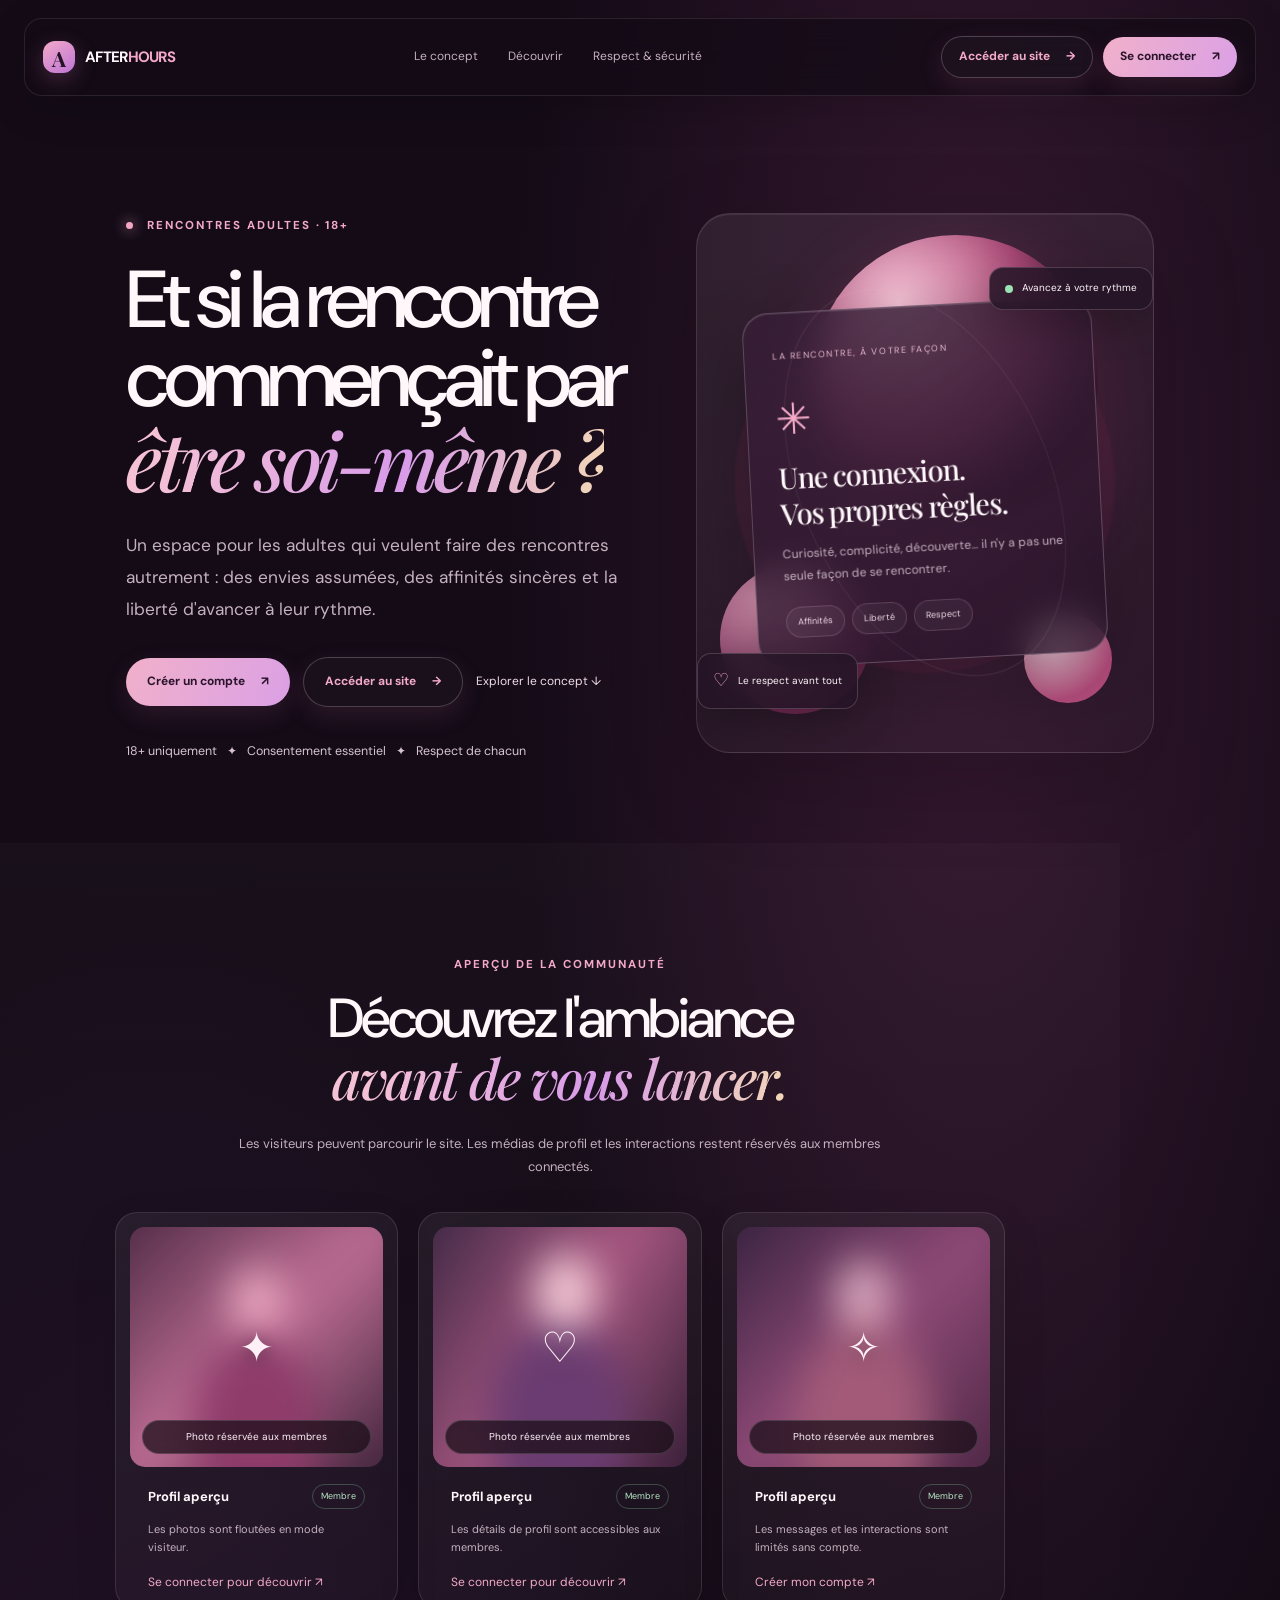
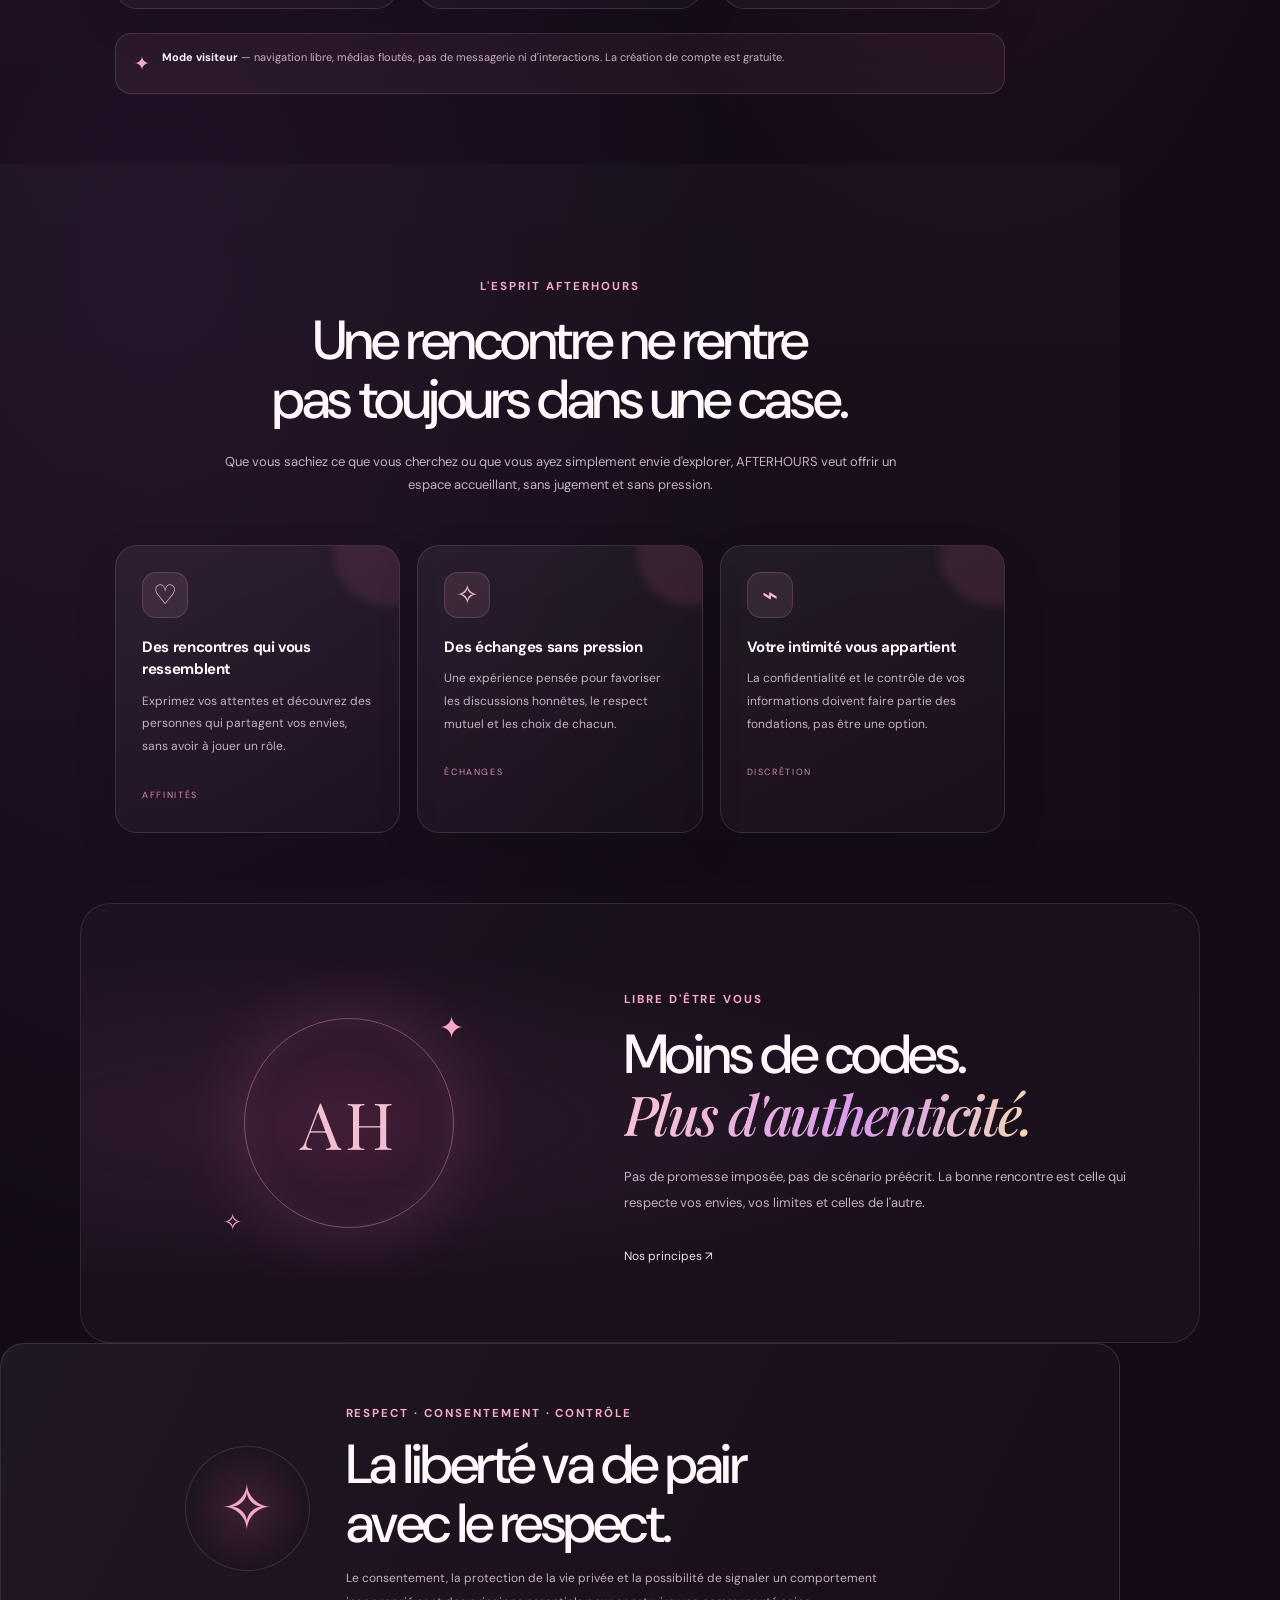
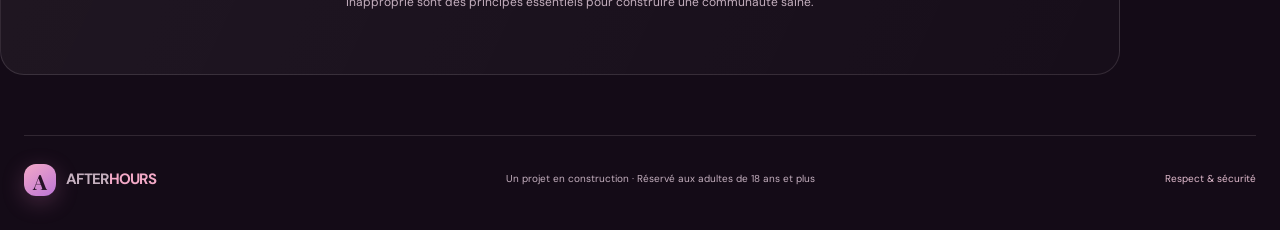
<file: index.html>
<!doctype html>
<html lang="fr">
<head>
  <meta charset="utf-8">
  <meta name="viewport" content="width=device-width, initial-scale=1">
  <meta name="theme-color" content="#180d17">
  <meta name="description" content="AFTERHOURS — un espace de rencontres adultes, libre, discret et respectueux.">
  <link rel="manifest" href="./manifest.webmanifest">
  <link rel="stylesheet" href="./styles.css">
  <title>AFTERHOURS — Les rencontres, autrement</title>
</head>
<body>
  <header class="topbar">
    <a class="brand" href="#" aria-label="AFTERHOURS accueil"><span class="brand-mark">A</span><span>AFTER<span class="brand-accent">HOURS</span></span></a>
    <nav aria-label="Navigation principale">
      <a href="#concept">Le concept</a>
      <a href="#decouvrir">Découvrir</a>
      <a href="#securite">Respect & sécurité</a>
    </nav>
    <div class="header-actions"><a class="button button-ghost button-small" href="./site.html">Accéder au site <span aria-hidden="true">→</span></a><a class="button button-small" href="#rejoindre" data-account-open>Se connecter <span aria-hidden="true">↗</span></a></div>
  </header>

  <main>
    <section class="hero">
      <div class="hero-copy">
        <p class="eyebrow"><span class="pulse"></span> RENCONTRES ADULTES · 18+</p>
        <h1>Et si la rencontre<br>commençait par<br><em>être soi-même&nbsp;?</em></h1>
        <p class="lead">Un espace pour les adultes qui veulent faire des rencontres autrement : des envies assumées, des affinités sincères et la liberté d'avancer à leur rythme.</p>
        <div class="hero-actions">
          <a class="button" href="#rejoindre" data-account-open>Créer un compte <span aria-hidden="true">↗</span></a><a class="button button-ghost" href="./site.html">Accéder au site <span aria-hidden="true">→</span></a>
          <a class="text-link" href="#concept">Explorer le concept <span aria-hidden="true">↓</span></a>
        </div>
        <div class="trust-row"><span>18+ uniquement</span><span>✦</span><span>Consentement essentiel</span><span>✦</span><span>Respect de chacun</span></div>
      </div>
      <div class="hero-art" role="img" aria-label="Composition abstraite aux tons prune et rose">
        <div class="halo"></div><div class="orb orb-one"></div><div class="orb orb-two"></div><div class="orb orb-three"></div>
        <div class="glass-card card-main">
          <span class="mini-label">LA RENCONTRE, À VOTRE FAÇON</span>
          <div class="symbol">✳</div>
          <h2>Une connexion.<br>Vos propres règles.</h2>
          <p>Curiosité, complicité, découverte… il n'y a pas une seule façon de se rencontrer.</p>
          <div class="card-tags"><span>Affinités</span><span>Liberté</span><span>Respect</span></div>
        </div>
        <div class="floating-note note-top"><span class="note-dot"></span> Avancez à votre rythme</div>
        <div class="floating-note note-bottom"><span class="note-icon">♡</span> Le respect avant tout</div>
      </div>
    </section>



    <section class="preview section" id="decouvrir">
      <p class="eyebrow">APERÇU DE LA COMMUNAUTÉ</p>
      <h2>Découvrez l'ambiance<br><em>avant de vous lancer.</em></h2>
      <p class="section-lead">Les visiteurs peuvent parcourir le site. Les médias de profil et les interactions restent réservés aux membres connectés.</p>
      <div class="preview-grid">
        <article class="preview-card">
          <div class="preview-media media-one"><span class="media-lock">✦</span><span class="blur-caption">Photo réservée aux membres</span></div>
          <div class="preview-info"><span class="preview-name">Profil aperçu</span><span class="preview-status">Membre</span></div>
          <p>Les photos sont floutées en mode visiteur.</p>
          <a class="text-link" href="#rejoindre" data-account-open>Se connecter pour découvrir ↗</a>
        </article>
        <article class="preview-card">
          <div class="preview-media media-two"><span class="media-lock">♡</span><span class="blur-caption">Photo réservée aux membres</span></div>
          <div class="preview-info"><span class="preview-name">Profil aperçu</span><span class="preview-status">Membre</span></div>
          <p>Les détails de profil sont accessibles aux membres.</p>
          <a class="text-link" href="#rejoindre">Se connecter pour découvrir ↗</a>
        </article>
        <article class="preview-card">
          <div class="preview-media media-three"><span class="media-lock">✧</span><span class="blur-caption">Photo réservée aux membres</span></div>
          <div class="preview-info"><span class="preview-name">Profil aperçu</span><span class="preview-status">Membre</span></div>
          <p>Les messages et les interactions sont limités sans compte.</p>
          <a class="text-link" href="#rejoindre" data-account-open>Créer mon compte ↗</a>
        </article>
      </div>
      <div class="guest-note"><span>✦</span><p><strong>Mode visiteur</strong> — navigation libre, médias floutés, pas de messagerie ni d'interactions. La création de compte est gratuite.</p></div>
    </section>

    <section class="intro section" id="concept">
      <p class="eyebrow">L'ESPRIT AFTERHOURS</p>
      <h2>Une rencontre ne rentre<br>pas toujours dans une case.</h2>
      <p class="section-lead">Que vous sachiez ce que vous cherchez ou que vous ayez simplement envie d'explorer, AFTERHOURS veut offrir un espace accueillant, sans jugement et sans pression.</p>
      <div class="feature-grid" id="decouvrir">
        <article class="feature"><span class="feature-icon">♡</span><h3>Des rencontres qui vous ressemblent</h3><p>Exprimez vos attentes et découvrez des personnes qui partagent vos envies, sans avoir à jouer un rôle.</p><span class="feature-label">AFFINITÉS</span></article>
        <article class="feature"><span class="feature-icon">✧</span><h3>Des échanges sans pression</h3><p>Une expérience pensée pour favoriser les discussions honnêtes, le respect mutuel et les choix de chacun.</p><span class="feature-label">ÉCHANGES</span></article>
        <article class="feature"><span class="feature-icon">⌁</span><h3>Votre intimité vous appartient</h3><p>La confidentialité et le contrôle de vos informations doivent faire partie des fondations, pas être une option.</p><span class="feature-label">DISCRÉTION</span></article>
      </div>
    </section>

    <section class="manifesto section">
      <div class="manifesto-art"><div class="manifesto-ring">AH</div><span class="spark spark-one">✦</span><span class="spark spark-two">✧</span></div>
      <div class="manifesto-copy"><p class="eyebrow">LIBRE D'ÊTRE VOUS</p><h2>Moins de codes.<br><em>Plus d'authenticité.</em></h2><p>Pas de promesse imposée, pas de scénario préécrit. La bonne rencontre est celle qui respecte vos envies, vos limites et celles de l'autre.</p><a class="text-link" href="#securite">Nos principes <span aria-hidden="true">↗</span></a></div>
    </section>

    <section class="safety section" id="securite">
      <div class="safety-mark">✧</div><div><p class="eyebrow">RESPECT · CONSENTEMENT · CONTRÔLE</p><h2>La liberté va de pair<br>avec le respect.</h2><p>Le consentement, la protection de la vie privée et la possibilité de signaler un comportement inapproprié sont des principes essentiels pour construire une communauté saine.</p></div>
    </section>


  </main>

    <dialog class="account-dialog" id="account-dialog" aria-labelledby="account-dialog-title">
      <button type="button" class="dialog-close" id="close-account-dialog" aria-label="Fermer">×</button>
    <section class="join section" id="rejoindre">
      <p class="eyebrow">VOTRE ESPACE PERSONNEL</p>
      <h2 id="account-dialog-title">Ravi de vous<br><em>retrouver.</em></h2>
      <p class="section-lead">Connectez-vous ou créez un compte gratuitement. Vous pouvez découvrir le site sans compte, avec certaines fonctions limitées.</p>
      <div class="account-panel">
        <div class="account-tabs" role="tablist" aria-label="Compte">
          <button class="account-tab active" id="show-signup" type="button" role="tab" aria-selected="true">Créer un compte</button>
          <button class="account-tab" id="show-login" type="button" role="tab" aria-selected="false">J'ai déjà un compte</button>
        </div>
        <form id="signup-form" class="account-form">
          <label for="signup-name">Pseudo</label>
          <input id="signup-name" name="display_name" autocomplete="nickname" minlength="2" maxlength="40" required placeholder="Votre pseudo">
          <label for="signup-email">Adresse e-mail</label>
          <input id="signup-email" name="email" type="email" autocomplete="email" required placeholder="vous@exemple.fr">
          <label for="signup-birth">Date de naissance</label>
          <input id="signup-birth" name="birth_date" type="date" autocomplete="bday" required>
          <label for="signup-password">Mot de passe (8 caractères minimum)</label>
          <input id="signup-password" name="password" type="password" autocomplete="new-password" minlength="8" maxlength="128" required placeholder="8 caractères minimum">
          <label class="consent-line"><input type="checkbox" required> Je confirme avoir au moins 18 ans et accepter les règles de respect et de consentement.</label>
          <button class="button account-submit" type="submit">Créer mon compte <span aria-hidden="true">↗</span></button>
        </form>
        <form id="login-form" class="account-form" hidden>
          <label for="login-email">Adresse e-mail</label>
          <input id="login-email" name="email" type="email" autocomplete="email" required placeholder="vous@exemple.fr">
          <label for="login-password">Mot de passe</label>
          <input id="login-password" name="password" type="password" autocomplete="current-password" required placeholder="Votre mot de passe">
          <button class="button account-submit" type="submit">Me connecter <span aria-hidden="true">↗</span></button>
        </form>
        <div id="account-message" class="account-message" role="status" aria-live="polite"></div>
        <div id="account-profile" class="account-profile" hidden>
          <p class="eyebrow">ESPACE PERSONNEL</p>
          <h3>Bienvenue, <span id="profile-name"></span></h3>
          <p id="profile-email"></p>
          <p class="profile-note">Ton compte est créé. Les profils publics et la messagerie seront ajoutés dans les prochaines étapes.</p>
          <button id="logout-button" class="text-link logout-button" type="button">Se déconnecter</button>
        </div>
      </div>
      <p class="account-footnote">Les comptes sont en phase de test. Ne réutilisez pas le mot de passe d'un autre service.</p>
    </section>
    </dialog>

  <footer><a class="brand" href="#"><span class="brand-mark">A</span><span>AFTER<span class="brand-accent">HOURS</span></span></a><p>Un projet en construction · Réservé aux adultes de 18 ans et plus</p><a href="#securite">Respect & sécurité</a></footer>
  <script src="./app.js" defer></script>
</body>
</html>
</file>
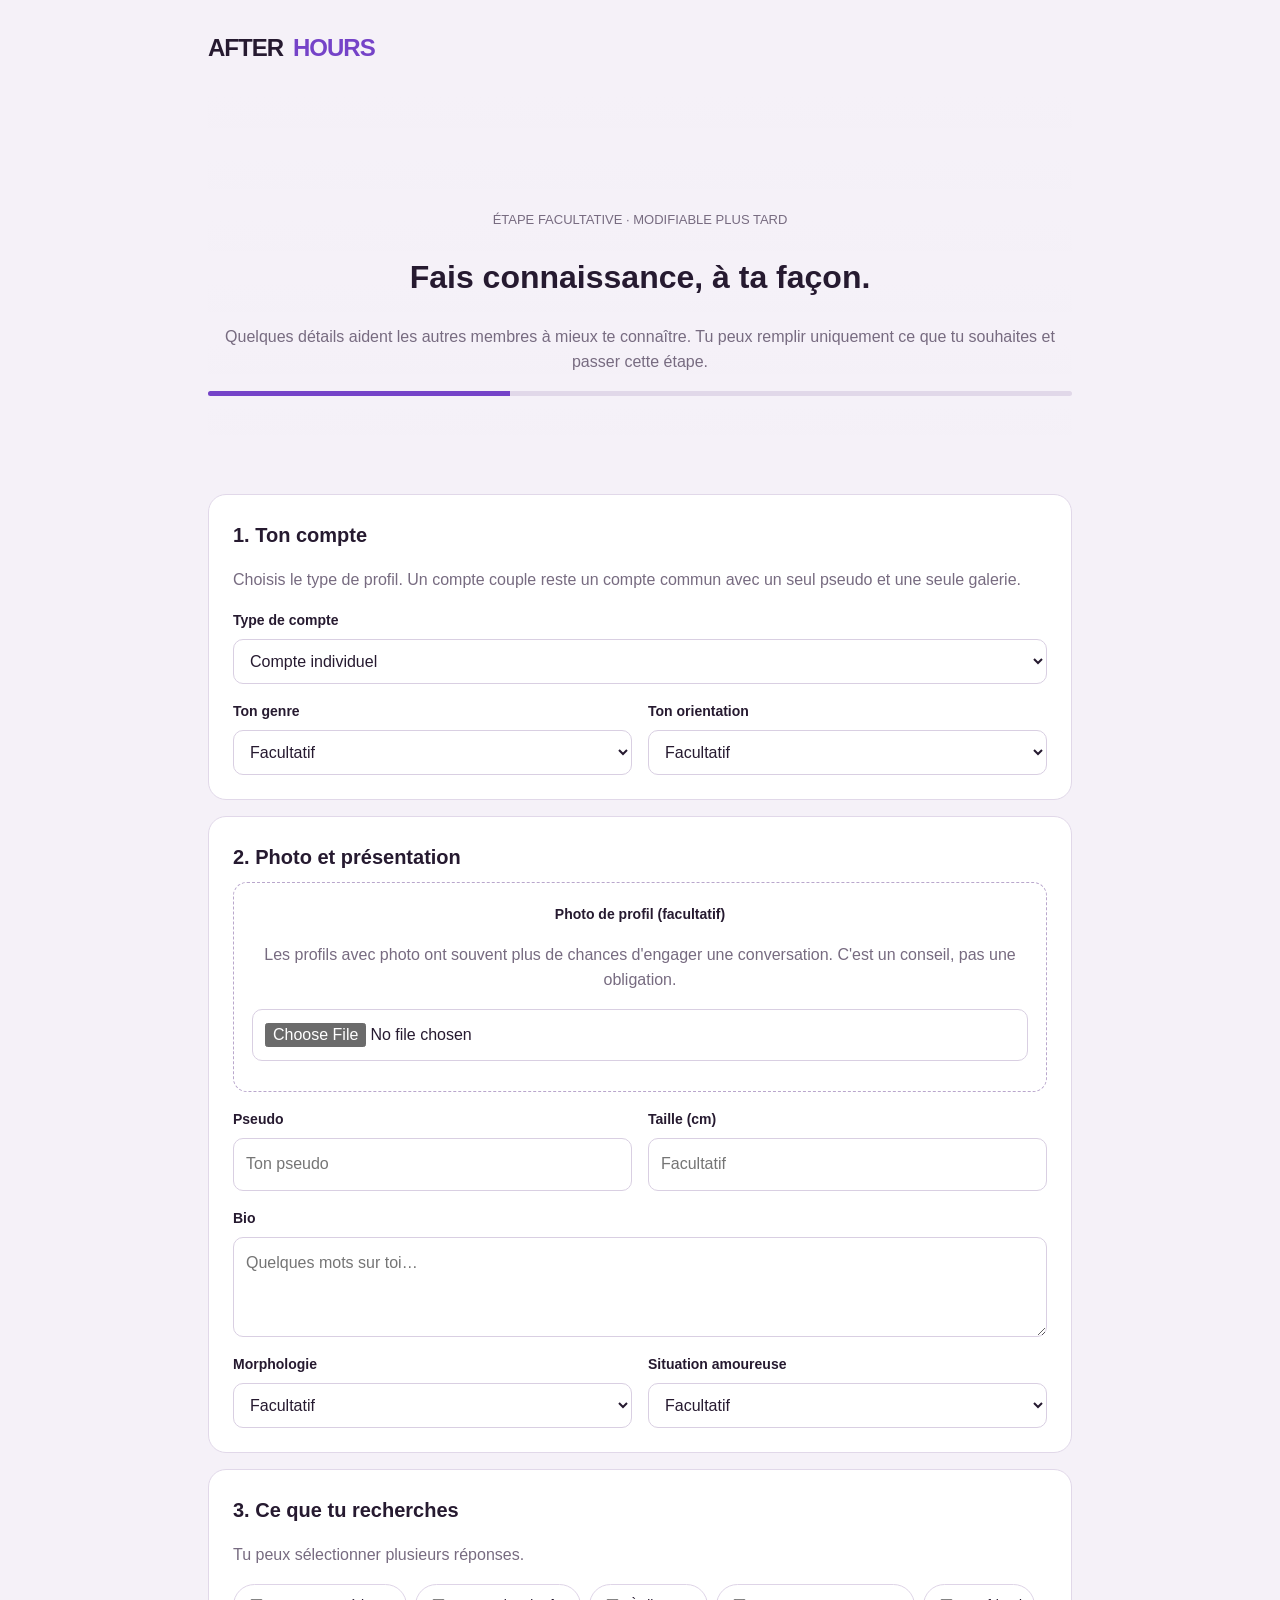
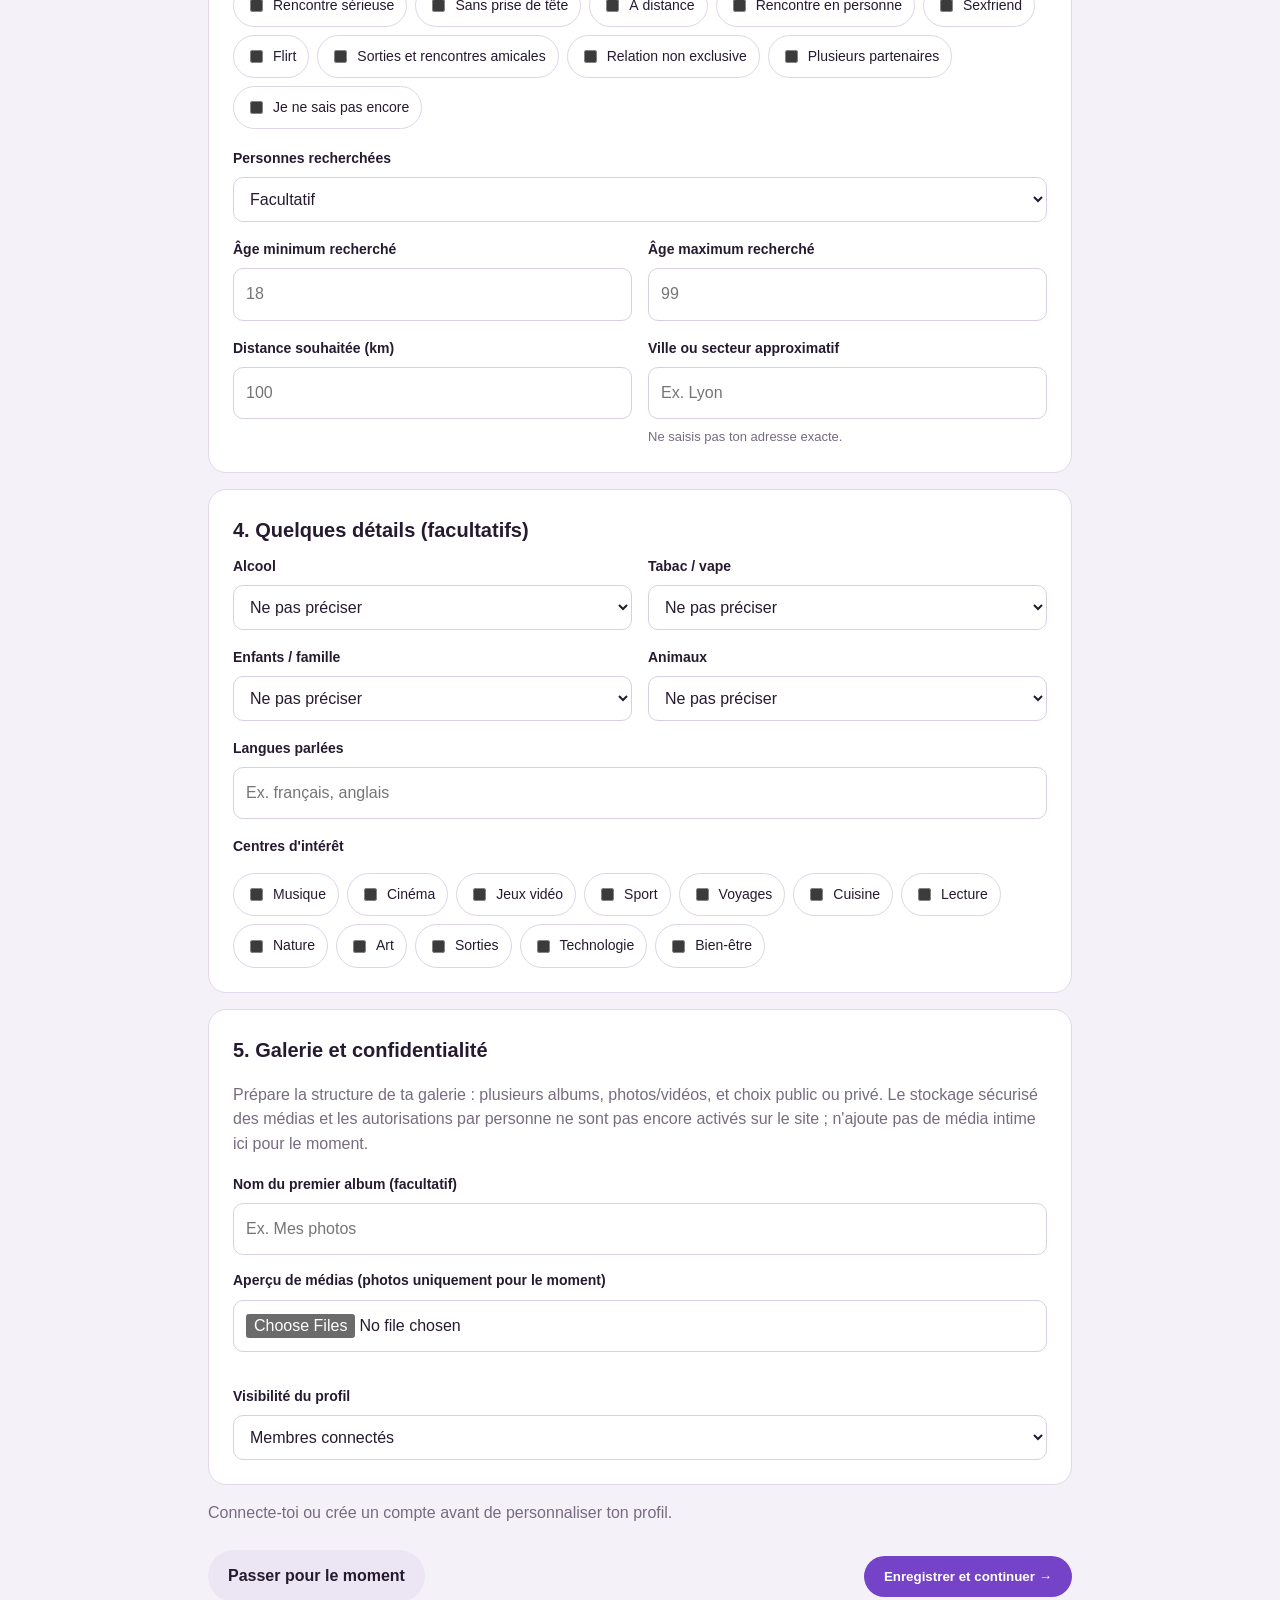
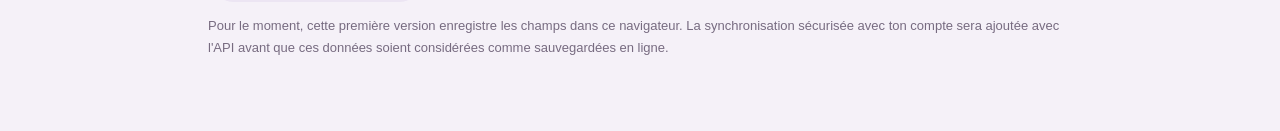
<file: profile.html>
<!doctype html>
<html lang="fr">
<head>
<meta charset="utf-8"><meta name="viewport" content="width=device-width,initial-scale=1">
<meta name="theme-color" content="#f5f1f8"><link rel="stylesheet" href="./styles.css">
<title>Personnaliser mon profil — AFTERHOURS</title>
<style>
body{margin:0;background:#f5f1f8;color:#261a30;font-family:Arial,Helvetica,sans-serif}.wrap{max-width:900px;margin:auto;padding:28px 18px 60px}.brand{font-weight:900;letter-spacing:-1px;color:#261a30;text-decoration:none;font-size:24px}.brand span{color:#7543c8}.intro{margin:28px 0}.intro p,.hint{color:#776b80;line-height:1.55}.progress{height:5px;background:#e1d8e9;border-radius:9px;overflow:hidden;margin-top:16px}.progress span{display:block;width:35%;height:100%;background:#7543c8}.panel{background:#fff;border:1px solid #e1d8e9;border-radius:18px;padding:24px;margin:16px 0}.panel h2{margin:0 0 8px;font-size:20px}.grid{display:grid;grid-template-columns:repeat(2,minmax(0,1fr));gap:16px}.field{display:flex;flex-direction:column;gap:7px}.field.full{grid-column:1/-1}label,.label{font-size:14px;font-weight:700}input,select,textarea{font:inherit;color:#261a30;background:#fff;border:1px solid #d9cfe2;border-radius:10px;padding:12px;width:100%;box-sizing:border-box}textarea{min-height:100px;resize:vertical}.chips{display:flex;flex-wrap:wrap;gap:8px;margin-top:8px}.chips label{font-weight:500;border:1px solid #ded4e7;padding:9px 12px;border-radius:999px;display:flex;gap:7px;align-items:center}.chips input{width:auto}.hidden{display:none!important}.photo{border:1px dashed #b9a7cc;border-radius:14px;padding:18px;text-align:center}.photo input{max-width:100%}.actions{display:flex;gap:12px;justify-content:space-between;align-items:center;margin-top:24px}.btn{border:0;border-radius:999px;padding:13px 20px;font-weight:700;cursor:pointer;text-decoration:none;display:inline-block}.primary{background:#7543c8;color:white}.secondary{background:#ece5f3;color:#261a30}.error{color:#a32642}.media-preview{display:flex;gap:10px;flex-wrap:wrap;margin-top:12px}.media-preview img{width:90px;height:90px;object-fit:cover;border-radius:10px}.small{font-size:13px;color:#776b80}@media(max-width:620px){.grid{grid-template-columns:1fr}.field.full{grid-column:auto}.panel{padding:18px}.actions{align-items:stretch;flex-direction:column-reverse}.btn{text-align:center}}
</style>
</head>
<body><main class="wrap">
<a class="brand" href="./site.html">AFTER<span>HOURS</span></a>
<header class="intro"><p class="small">ÉTAPE FACULTATIVE · MODIFIABLE PLUS TARD</p><h1>Fais connaissance, à ta façon.</h1><p>Quelques détails aident les autres membres à mieux te connaître. Tu peux remplir uniquement ce que tu souhaites et passer cette étape.</p><div class="progress"><span></span></div></header>
<form id="profile-form">
<section class="panel"><h2>1. Ton compte</h2><p class="hint">Choisis le type de profil. Un compte couple reste un compte commun avec un seul pseudo et une seule galerie.</p>
<div class="field"><label for="account_type">Type de compte</label><select id="account_type" name="account_type"><option value="individual">Compte individuel</option><option value="couple">Compte couple (commun)</option></select></div>
<div id="partner-fields" class="hidden"><div class="grid" style="margin-top:16px">
<div class="field"><label for="partner1_gender">Genre du partenaire 1</label><select id="partner1_gender" name="partner1_gender"><option value="">Choisir (facultatif)</option><option>Homme</option><option>Femme</option><option>Homme trans</option><option>Femme trans</option><option>Non-binaire</option><option>Autre</option><option>Préfère ne pas dire</option></select></div>
<div class="field"><label for="partner2_gender">Genre du partenaire 2</label><select id="partner2_gender" name="partner2_gender"><option value="">Choisir (facultatif)</option><option>Homme</option><option>Femme</option><option>Homme trans</option><option>Femme trans</option><option>Non-binaire</option><option>Autre</option><option>Préfère ne pas dire</option></select></div>
<div class="field"><label for="partner1_orientation">Orientation partenaire 1</label><select id="partner1_orientation" name="partner1_orientation"><option value="">Facultatif</option><option>Hétérosexuel·le</option><option>Gay</option><option>Lesbienne</option><option>Bisexuel·le</option><option>Pansexuel·le</option><option>Assexuel·le</option><option>Queer</option><option>En questionnement</option><option>Autre</option><option>Préfère ne pas dire</option></select></div>
<div class="field"><label for="partner2_orientation">Orientation partenaire 2</label><select id="partner2_orientation" name="partner2_orientation"><option value="">Facultatif</option><option>Hétérosexuel·le</option><option>Gay</option><option>Lesbienne</option><option>Bisexuel·le</option><option>Pansexuel·le</option><option>Assexuel·le</option><option>Queer</option><option>En questionnement</option><option>Autre</option><option>Préfère ne pas dire</option></select></div></div></div>
<div id="individual-fields" class="grid" style="margin-top:16px"><div class="field"><label for="gender">Ton genre</label><select name="gender" id="gender"><option value="">Facultatif</option><option>Homme</option><option>Femme</option><option>Homme trans</option><option>Femme trans</option><option>Non-binaire</option><option>Autre</option><option>Préfère ne pas dire</option></select></div><div class="field"><label for="orientation">Ton orientation</label><select name="orientation" id="orientation"><option value="">Facultatif</option><option>Hétérosexuel·le</option><option>Gay</option><option>Lesbienne</option><option>Bisexuel·le</option><option>Pansexuel·le</option><option>Pansexuel·le</option><option>Assexuel·le</option><option>Queer</option><option>En questionnement</option><option>Autre</option><option>Préfère ne pas dire</option></select></div></div>
</section>
<section class="panel"><h2>2. Photo et présentation</h2><div class="photo"><label for="avatar">Photo de profil (facultatif)</label><p class="hint">Les profils avec photo ont souvent plus de chances d'engager une conversation. C'est un conseil, pas une obligation.</p><input type="file" id="avatar" accept="image/*"><div id="avatar-preview" class="media-preview"></div></div>
<div class="grid" style="margin-top:16px"><div class="field"><label for="display_name">Pseudo</label><input id="display_name" name="display_name" maxlength="40" placeholder="Ton pseudo"></div><div class="field"><label for="height">Taille (cm)</label><input id="height" name="height" type="number" min="100" max="250" placeholder="Facultatif"></div><div class="field full"><label for="bio">Bio</label><textarea id="bio" name="bio" maxlength="1000" placeholder="Quelques mots sur toi…"></textarea></div><div class="field"><label for="build">Morphologie</label><select id="build" name="build"><option value="">Facultatif</option><option>Mince</option><option>Sportive</option><option>Moyenne</option><option>Ronde</option><option>Musclée</option><option>Grande carrure</option><option>Je préfère ne pas préciser</option></select></div><div class="field"><label for="relationship">Situation amoureuse</label><select id="relationship" name="relationship"><option value="">Facultatif</option><option>Célibataire</option><option>En couple</option><option>Marié·e / pacsé·e</option><option>C'est compliqué</option><option>Préfère ne pas dire</option></select></div></div></section>
<section class="panel"><h2>3. Ce que tu recherches</h2><p class="hint">Tu peux sélectionner plusieurs réponses.</p><div class="chips">
<label><input type="checkbox" name="looking_for" value="Rencontre sérieuse">Rencontre sérieuse</label><label><input type="checkbox" name="looking_for" value="Sans prise de tête">Sans prise de tête</label><label><input type="checkbox" name="looking_for" value="À distance">À distance</label><label><input type="checkbox" name="looking_for" value="Rencontre en personne">Rencontre en personne</label><label><input type="checkbox" name="looking_for" value="Sexfriend">Sexfriend</label><label><input type="checkbox" name="looking_for" value="Flirt">Flirt</label><label><input type="checkbox" name="looking_for" value="Sorties et rencontres amicales">Sorties et rencontres amicales</label><label><input type="checkbox" name="looking_for" value="Relation non exclusive">Relation non exclusive</label><label><input type="checkbox" name="looking_for" value="Plusieurs partenaires">Plusieurs partenaires</label><label><input type="checkbox" name="looking_for" value="Je ne sais pas encore">Je ne sais pas encore</label>
</div><div class="field" style="margin-top:18px"><label for="seeking">Personnes recherchées</label><select id="seeking" name="seeking"><option value="">Facultatif</option><option>Hommes</option><option>Femmes</option><option>Personnes non-binaires</option><option>Couples</option><option>Plusieurs genres</option><option>Tout le monde</option><option>Autre</option></select></div>
<div class="grid" style="margin-top:16px"><div class="field"><label for="age_min">Âge minimum recherché</label><input id="age_min" name="age_min" type="number" min="18" max="99" placeholder="18"></div><div class="field"><label for="age_max">Âge maximum recherché</label><input id="age_max" name="age_max" type="number" min="18" max="99" placeholder="99"></div><div class="field"><label for="distance">Distance souhaitée (km)</label><input id="distance" name="distance" type="number" min="1" max="1000" placeholder="100"></div><div class="field"><label for="city">Ville ou secteur approximatif</label><input id="city" name="city" maxlength="100" placeholder="Ex. Lyon"><span class="small">Ne saisis pas ton adresse exacte.</span></div></div></section>
<section class="panel"><h2>4. Quelques détails (facultatifs)</h2><div class="grid"><div class="field"><label for="alcohol">Alcool</label><select name="alcohol" id="alcohol"><option value="">Ne pas préciser</option><option>Je ne bois pas</option><option>Occasionnellement</option><option>Socialement</option><option>Régulièrement</option></select></div><div class="field"><label for="smoking">Tabac / vape</label><select name="smoking" id="smoking"><option value="">Ne pas préciser</option><option>Non</option><option>Tabac</option><option>Vape</option><option>Tabac et vape</option><option>Occasionnellement</option></select></div><div class="field"><label for="children">Enfants / famille</label><select name="children" id="children"><option value="">Ne pas préciser</option><option>J'ai des enfants</option><option>Je n'ai pas d'enfants</option><option>Je souhaite des enfants</option><option>Je ne souhaite pas d'enfants</option><option>Incertain·e</option></select></div><div class="field"><label for="pets">Animaux</label><select name="pets" id="pets"><option value="">Ne pas préciser</option><option>Oui</option><option>Non</option><option>J'aimerais en avoir</option></select></div><div class="field full"><label for="languages">Langues parlées</label><input name="languages" id="languages" placeholder="Ex. français, anglais"></div><div class="field full"><label>Centres d'intérêt</label><div class="chips"><label><input type="checkbox" name="interests" value="Musique">Musique</label><label><input type="checkbox" name="interests" value="Cinéma">Cinéma</label><label><input type="checkbox" name="interests" value="Jeux vidéo">Jeux vidéo</label><label><input type="checkbox" name="interests" value="Sport">Sport</label><label><input type="checkbox" name="interests" value="Voyages">Voyages</label><label><input type="checkbox" name="interests" value="Cuisine">Cuisine</label><label><input type="checkbox" name="interests" value="Lecture">Lecture</label><label><input type="checkbox" name="interests" value="Nature">Nature</label><label><input type="checkbox" name="interests" value="Art">Art</label><label><input type="checkbox" name="interests" value="Sorties">Sorties</label><label><input type="checkbox" name="interests" value="Technologie">Technologie</label><label><input type="checkbox" name="interests" value="Bien-être">Bien-être</label></div></div></div></section>
<section class="panel"><h2>5. Galerie et confidentialité</h2><p class="hint">Prépare la structure de ta galerie : plusieurs albums, photos/vidéos, et choix public ou privé. Le stockage sécurisé des médias et les autorisations par personne ne sont pas encore activés sur le site ; n'ajoute pas de média intime ici pour le moment.</p><div class="field"><label for="album_name">Nom du premier album (facultatif)</label><input id="album_name" name="album_name" placeholder="Ex. Mes photos"></div><div class="field" style="margin-top:14px"><label for="gallery">Aperçu de médias (photos uniquement pour le moment)</label><input type="file" id="gallery" accept="image/*" multiple><div id="gallery-preview" class="media-preview"></div></div><div class="field" style="margin-top:14px"><label for="profile_visibility">Visibilité du profil</label><select id="profile_visibility" name="profile_visibility"><option value="members">Membres connectés</option><option value="private">Privé / à compléter plus tard</option></select></div></section>
<p id="status" role="status" class="hint"></p><div class="actions"><a class="btn secondary" href="./site.html">Passer pour le moment</a><button class="btn primary" type="submit">Enregistrer et continuer →</button></div>
<p class="small">Pour le moment, cette première version enregistre les champs dans ce navigateur. La synchronisation sécurisée avec ton compte sera ajoutée avec l'API avant que ces données soient considérées comme sauvegardées en ligne.</p>
</form></main>
<script>
const API_URL="https://afterhouse-api.onrender.com";
const form=document.querySelector("#profile-form"),type=document.querySelector("#account_type");
const statusEl=document.querySelector("#status");
const token=localStorage.getItem("afterhours_token");
function toggleType(){const couple=type.value==="couple";document.querySelector("#partner-fields").classList.toggle("hidden",!couple);document.querySelector("#individual-fields").classList.toggle("hidden",couple)}
type.addEventListener("change",toggleType);toggleType();
function preview(input,target,limit=8){const out=document.querySelector(target);input.addEventListener("change",()=>{out.replaceChildren();[...input.files].slice(0,limit).forEach(file=>{if(!file.type.startsWith("image/"))return;const img=document.createElement("img");img.alt="Aperçu du média sélectionné";img.src=URL.createObjectURL(file);out.append(img)})})}
preview(document.querySelector("#avatar"),"#avatar-preview",1);preview(document.querySelector("#gallery"),"#gallery-preview",8);
function applyProfile(saved){for(const [key,value] of Object.entries(saved||{})){if(Array.isArray(value)){document.querySelectorAll('[name="'+key+'"]').forEach(el=>el.checked=value.includes(el.value))}else{const el=form.elements.namedItem(key);if(el&&typeof value==="string")el.value=value}}toggleType()}
async function api(path,options={}){const response=await fetch(API_URL+path,{...options,headers:{"Content-Type":"application/json","Authorization":"Bearer "+token,...(options.headers||{})}});const data=await response.json().catch(()=>({}));if(!response.ok)throw new Error(data.detail||"Une erreur est survenue.");return data}
if(!token){statusEl.textContent="Connecte-toi ou crée un compte avant de personnaliser ton profil."}
else{api("/profile").then(result=>{applyProfile(result.profile);statusEl.textContent="Profil chargé depuis ton compte."}).catch(()=>{try{applyProfile(JSON.parse(localStorage.getItem("afterhours_profile")||"{}"))}catch{};statusEl.textContent="Impossible de charger le profil en ligne. Tu peux réessayer en enregistrant."})}
form.addEventListener("submit",async e=>{e.preventDefault();if(!token){statusEl.textContent="Crée un compte ou connecte-toi d'abord.";return}const data={};for(const [key,value] of new FormData(form).entries()){if(data[key]!==undefined){if(!Array.isArray(data[key]))data[key]=[data[key]];data[key].push(value)}else data[key]=value}for(const key of ["looking_for","interests"]){data[key]=[...form.querySelectorAll('[name="'+key+'"]:checked')].map(el=>el.value)}if(data.age_min&&data.age_max&&Number(data.age_min)>Number(data.age_max)){statusEl.textContent="L'âge minimum ne peut pas dépasser l'âge maximum.";return}const submit=form.querySelector('button[type="submit"]');submit.disabled=true;statusEl.textContent="Enregistrement sécurisé en cours…";try{await api("/profile",{method:"POST",body:JSON.stringify({profile:data})});localStorage.setItem("afterhours_profile",JSON.stringify(data));statusEl.textContent="Profil enregistré sur ton compte. Tu pourras le retrouver en te reconnectant.";setTimeout(()=>location.href="./site.html",900)}catch(error){statusEl.textContent=error.message+" Les modifications n'ont pas été confirmées."; }finally{submit.disabled=false}});
</script>
</script></body></html>
</file>
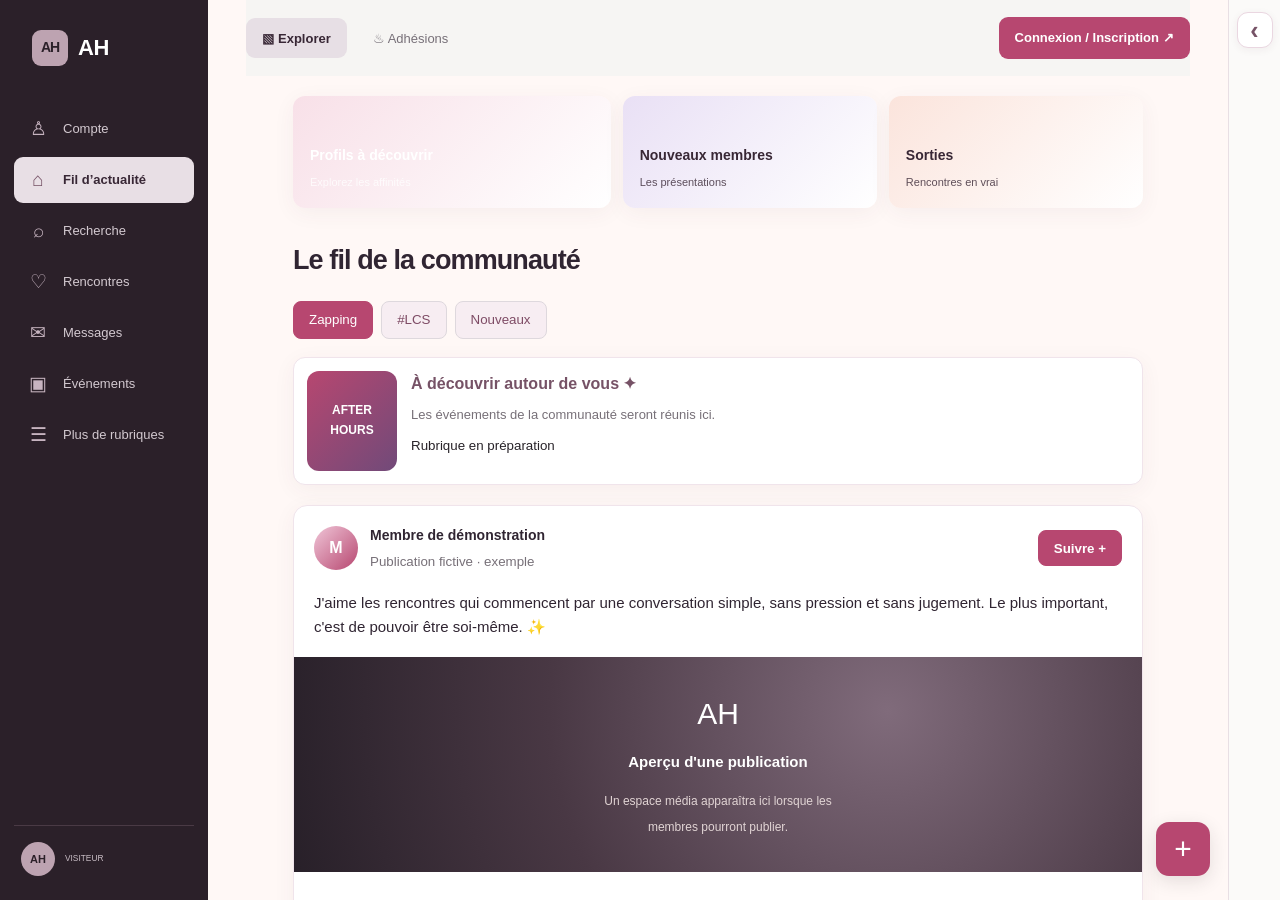
<file: site.html>
<!doctype html>
<html lang="fr">
<head>
<meta charset="utf-8"><meta name="viewport" content="width=device-width, initial-scale=1">
<meta name="theme-color" content="#f8f5f0"><meta name="description" content="AFTERHOURS — rencontres et communauté adulte.">
<link rel="stylesheet" href="./styles.css"><title>AFTERHOURS — Explorer</title>
<style>
:root{--paper:#f5f1f8;--line:#e1d8e9;--ink:#261a30;--muted:#776b80;--accent:#7543c8;--pink:#7543c8;--acid:#d7ff61}
body.site-page.feed-page{margin:0;background:var(--paper);color:var(--ink);font-family:Arial,Helvetica,sans-serif}
.ah-shell{height:100vh;min-height:620px;display:grid;grid-template-columns:174px minmax(460px,1fr) 310px;overflow:hidden}
.ah-left{border-right:1px solid var(--line);display:flex;flex-direction:column;align-items:stretch;background:#fbf9f6;padding:20px 12px;gap:22px}
.ah-logo{font-size:28px;font-weight:900;letter-spacing:-2px;color:#24211f;margin:10px 12px 28px;text-decoration:none}
.ah-icons{display:flex;flex-direction:column;gap:6px;width:100%;align-items:stretch}
.ah-icons a{min-height:44px;display:flex;align-items:center;gap:12px;padding:0 13px;text-decoration:none;color:#24211f;font-size:14px;font-weight:600;border-radius:10px}.ah-icons a .ah-nav-icon{width:25px;text-align:center;font-size:21px;font-weight:400;flex-shrink:0}
.ah-icons a:hover,.ah-icons a.active{color:var(--accent);background:#fff0ed}
.ah-left-bottom{margin-top:auto;display:grid;gap:14px;justify-items:center}.ah-avatar{width:42px;height:42px;border-radius:50%;background:#f1c9d4;display:grid;place-items:center;font-weight:bold;border:2px solid #e6ff3d}
.ah-main{min-width:0;overflow:auto;padding:0 clamp(18px,4vw,56px) 40px}
.ah-top{height:74px;display:flex;align-items:center;gap:32px;border-bottom:1px solid var(--line);position:sticky;top:0;background:var(--paper);z-index:5}
.ah-top button{font-size:16px;background:none;border:0;padding:23px 8px;color:#645d57;cursor:pointer;border-bottom:3px solid transparent}
.ah-top button.active{border-color:#24211f;color:#171514;font-weight:700}
.ah-top .ah-join{margin-left:auto;border:0;background:var(--accent);color:white;border-radius:22px;padding:11px 17px;font-size:13px;text-decoration:none}
.ah-story-row{display:grid;grid-template-columns:repeat(4,minmax(100px,1fr));gap:12px;margin:20px 0 26px}
.ah-story{height:168px;border-radius:17px;position:relative;overflow:hidden;background:linear-gradient(145deg,#f6c7b7,#846e65 52%,#272021);color:white;display:flex;align-items:flex-end;padding:12px;text-decoration:none;box-shadow:inset 0 -70px 60px -30px #211a1acc}
.ah-story:nth-child(2){background:linear-gradient(140deg,#e7c7a5,#9b9c89 45%,#352b2a)}.ah-story:nth-child(3){background:linear-gradient(140deg,#a8b6b2,#e0c9b2 45%,#403a37)}.ah-story:nth-child(4){background:linear-gradient(140deg,#d8b8b4,#8d6d75 45%,#211a20)}
.ah-story strong{font-size:13px;display:block}.ah-story small{font-size:11px;opacity:.85}
.ah-section-head{display:flex;align-items:center;justify-content:space-between;margin:6px 0 14px}.ah-section-head h1{font-size:21px;margin:0;font-weight:700}.ah-pills{display:flex;gap:9px;flex-wrap:wrap;margin-bottom:18px}.ah-pills button{border:1px solid #d8cec3;background:transparent;border-radius:22px;padding:8px 16px;color:#3a3430;cursor:pointer}.ah-pills button.active{background:#4c4540;color:white;border-color:#4c4540}
.ah-feed{max-width:790px;margin:auto}.ah-post{border:1px solid var(--line);border-radius:15px;overflow:hidden;margin-bottom:20px;background:#fffdfa}.ah-post-head{display:flex;align-items:center;gap:12px;padding:15px 18px}.ah-person{width:44px;height:44px;border-radius:50%;background:linear-gradient(135deg,#f0c5b4,#987c7b);display:grid;place-items:center;font-weight:bold}.ah-author{flex:1}.ah-author strong{display:block;font-size:14px}.ah-author small{display:block;color:var(--muted);margin-top:4px}.ah-follow{background:#171514;color:white;border:0;border-radius:22px;padding:10px 17px;cursor:pointer}.ah-post-copy{padding:0 18px 14px;font-size:14px;line-height:1.6}.ah-post-media{height:260px;background:radial-gradient(ellipse at 60% 45%,#72534b,#30242b 55%,#15121a);display:flex;align-items:center;justify-content:center;color:#fff;text-align:center}.ah-post-media div{max-width:270px}.ah-post-media b{display:block;font-size:15px;margin:12px}.ah-post-media span{font-size:12px;color:#e1d4d4}.ah-post-actions{display:flex;gap:20px;padding:14px 18px;color:#514a45;font-size:13px}.ah-post-actions a{color:inherit;text-decoration:none}.ah-event{display:flex;gap:14px;padding:12px;border:1px solid var(--line);border-radius:14px;margin-bottom:18px;background:#fffdfa}.ah-event-poster{width:90px;min-height:100px;border-radius:10px;background:linear-gradient(145deg,#27395c,#b45a55,#f0bd8b);color:white;display:grid;place-items:center;text-align:center;font-weight:bold;font-size:12px}.ah-event p{margin:7px 0;color:var(--muted);font-size:13px}.ah-event strong{color:var(--accent)}
.ah-right{border-left:1px solid var(--line);display:flex;flex-direction:column;min-width:0;background:#fbf9f6}.ah-right-icons{height:74px;border-bottom:1px solid var(--line);display:flex;align-items:center;justify-content:space-evenly;font-size:11px}.ah-right-icons a{display:flex;flex-direction:column;align-items:center;gap:4px;color:#292522;text-decoration:none;min-width:48px}.ah-right-icons b{font-size:21px;font-weight:400}.ah-right-icons small{font-size:10px;color:#68615b}.ah-chat-title{display:flex;align-items:center;gap:10px;padding:18px 15px;font-size:14px}.ah-chat-filter,.ah-chat-icon{border:0;background:transparent;color:#514a45;cursor:pointer;font:inherit}.ah-chat-filter{font-size:12px;white-space:nowrap}.ah-chat-icon{font-size:20px;padding:2px}.ah-chat-title strong{font-size:17px}.ah-chat-title span{color:var(--muted)}.ah-chat-list{overflow:auto}.ah-chat-user{display:flex;align-items:center;gap:12px;padding:15px 18px;border-bottom:1px solid var(--line);cursor:pointer}.ah-chat-user:hover{background:#fff0ed}.ah-chat-face{width:52px;height:52px;flex-shrink:0;border-radius:50%;background:linear-gradient(135deg,#e4b99e,#77615a);display:grid;place-items:center;color:white;font-weight:bold}.ah-online{width:10px;height:10px;border-radius:50%;background:#20a55a;margin-left:-22px;margin-top:-37px;border:2px solid var(--paper)}.ah-chat-info{padding-left:7px}.ah-chat-info strong{display:block;font-size:15px}.ah-chat-info small{display:block;color:#5f5954;margin-top:3px;line-height:1.4}.ah-plus{position:fixed;right:330px;bottom:24px;border:0;border-radius:50% 50% 12px 50%;width:58px;height:58px;background:var(--accent);color:white;font-size:30px;box-shadow:0 8px 24px #0002;cursor:pointer}
.ah-panel{display:none}.ah-panel.active{display:block}.ah-empty{padding:48px 20px;text-align:center;border:1px solid var(--line);border-radius:15px;background:#fffdfa}.ah-empty .symbol{font-size:35px;color:var(--accent)}.ah-empty h2{font-size:21px}.ah-empty p{max-width:430px;margin:0 auto 18px;color:var(--muted);line-height:1.7;font-size:14px}
@media(max-width:1050px){.ah-shell{grid-template-columns:150px minmax(0,1fr)}.ah-right{display:none}.ah-plus{right:22px}.ah-story-row{grid-template-columns:repeat(4,minmax(75px,1fr))}.ah-story{height:145px}}
@media(max-width:600px){.ah-shell{display:block;height:auto;min-height:100vh;overflow:visible}.ah-left{height:58px;position:sticky;top:0;z-index:10;flex-direction:row;padding:0 10px;justify-content:space-between;border-right:0;border-bottom:1px solid var(--line)}.ah-logo{margin:0;font-size:24px}.ah-icons{flex-direction:row;width:auto;gap:1px}.ah-icons a{width:38px;min-height:42px;padding:0;justify-content:center;font-size:0}.ah-icons a .ah-nav-label{display:none}.ah-icons a .ah-nav-icon{font-size:20px}.ah-icons a:nth-child(n+4){display:none}.ah-left-bottom{display:none}.ah-main{padding:0 13px 80px;overflow:visible}.ah-top{height:58px;gap:8px}.ah-top button{padding:18px 5px;font-size:14px}.ah-top .ah-join{padding:9px 10px;font-size:11px}.ah-story-row{grid-template-columns:repeat(4,125px);overflow:auto;margin:15px -2px 22px}.ah-story{height:145px}.ah-section-head h1{font-size:19px}.ah-post-media{height:220px}.ah-plus{right:16px;bottom:16px}}


/* Nouvelle composition AFTERHOURS : magazine social, pas de clone */
.ah-shell{grid-template-columns:220px minmax(440px,1fr) 285px;background:#f5f1f8}
.ah-left{padding:24px 15px;background:#261a30;color:#f9f4ff;border:0}
.ah-logo{color:#fff;font-size:22px;letter-spacing:0;margin:4px 12px 25px}
.ah-logo:after{content:"AFTERHOURS";display:block;font-size:9px;letter-spacing:3px;margin-top:7px;color:#d7ff61}
.ah-icons a{color:#e7dced;border-radius:12px;padding:0 12px;min-height:46px}
.ah-icons a:hover,.ah-icons a.active{background:#40304c;color:#d7ff61}
.ah-icons a .ah-nav-icon{font-size:19px}
.ah-left-bottom{border-top:1px solid #4d3b58;padding-top:18px;color:#d5c8df}
.ah-avatar{background:#d7ff61;color:#261a30;border:0}
.ah-main{padding:0 clamp(18px,3vw,42px) 40px;background:#f5f1f8}
.ah-top{height:78px;border-bottom:0;background:#f5f1f8;gap:12px}
.ah-top button{padding:13px 18px;border:0;border-radius:12px;color:#71637d}
.ah-top button.active{background:#e8def2;color:#352047}
.ah-top .ah-join{background:#7543c8;color:white;border-radius:12px}
.ah-story-row{grid-template-columns:1.2fr 1fr 1fr;gap:14px;margin:20px 0 28px}
.ah-story{height:128px;border-radius:14px;padding:16px;background:linear-gradient(120deg,#7543c8,#352047)!important;box-shadow:none}
.ah-story:nth-child(2){background:linear-gradient(120deg,#d7ff61,#819b35)!important;color:#261a30}
.ah-story:nth-child(3){background:linear-gradient(120deg,#efc4a8,#b65c7e)!important}
.ah-story:nth-child(4){display:none}
.ah-story strong{font-size:15px}.ah-story small{display:block;margin-top:5px}
.ah-section-head{margin:12px 0 18px}.ah-section-head h1{font-size:25px;letter-spacing:-.5px;color:#352047}
.ah-pills{gap:8px}.ah-pills button{border-radius:9px;background:#fff;border-color:#e1d8e9}.ah-pills button.active{background:#352047;border-color:#352047}
.ah-event{border:0;background:#e8def2;border-radius:13px;padding:14px;margin-bottom:20px}
.ah-event-poster{border-radius:9px;background:#352047!important;color:#d7ff61}
.ah-event strong{color:#7543c8}
.ah-post{border:0;border-radius:14px;box-shadow:0 4px 20px #3520470a;background:#fff;margin-bottom:22px}
.ah-post-head{padding:18px 20px}.ah-person{border-radius:14px;background:#e8def2;color:#352047}
.ah-follow{background:#352047;border-radius:9px}
.ah-post-copy{font-size:15px;padding:0 20px 18px}
.ah-post-media{height:240px;background:linear-gradient(135deg,#352047,#7543c8 60%,#d7ff61)!important}
.ah-post-actions{padding:15px 20px;color:#665873}
.ah-right{background:#fff;border-left:1px solid #e6ddeb}
.ah-right-icons{height:78px;border-color:#eee7f2}
.ah-right-icons a{color:#352047}.ah-right-icons small{color:#81758a}
.ah-chat-title{padding:18px 16px;color:#352047;border-bottom:1px solid #eee7f2}
.ah-chat-title strong{font-size:16px}.ah-chat-filter{background:#f5f1f8;border-radius:8px;padding:8px;font-size:11px}
.ah-chat-user{border-color:#f0eaf4;padding:16px 14px}.ah-chat-face{border-radius:15px;background:#e8def2;color:#352047}
.ah-chat-user:hover{background:#f5f1f8}
.ah-plus{background:#d7ff61;color:#261a30;border-radius:16px;width:54px;height:54px;right:300px}
.ah-empty{border:0;background:#fff;border-radius:16px;padding:50px 24px;box-shadow:0 4px 20px #3520470a}
@media(max-width:1050px){.ah-shell{grid-template-columns:190px minmax(0,1fr)}.ah-story-row{grid-template-columns:repeat(3,minmax(80px,1fr))}.ah-right{display:none}.ah-plus{right:22px}}
@media(max-width:600px){.ah-left{background:#261a30}.ah-logo:after{display:none}.ah-story-row{grid-template-columns:repeat(3,130px)}.ah-story:nth-child(4){display:flex}.ah-top{gap:3px}.ah-top button{padding:12px 8px}.ah-plus{right:16px}}

/* Identité AFTERHOURS : nuit prune, violet électrique et accent citron */
body.site-page.feed-page{background:var(--paper);color:var(--ink)}
.ah-left,.ah-right{background:#f0ebf5;border-color:var(--line)}
.ah-logo{color:#352047;font-size:25px;letter-spacing:-1px}
.ah-logo:after{content:" / AFTERHOURS";display:block;font-size:9px;letter-spacing:2px;margin-top:5px;color:#7543c8}
.ah-top{background:var(--paper);border-color:var(--line)}
.ah-top button.active{border-color:var(--accent);color:var(--accent)}
.ah-top .ah-join{background:#352047;color:#fff;border-radius:8px}
.ah-icons a{border-radius:8px}
.ah-icons a:hover,.ah-icons a.active{background:#e6dcf1;color:var(--accent)}
.ah-story{border-radius:7px;background:linear-gradient(145deg,#9d7ce1,#49325f 58%,#21152d);box-shadow:inset 0 -70px 60px -30px #160d21cc}
.ah-story:nth-child(2){background:linear-gradient(140deg,#d7ff61,#6f8a45 45%,#2c3a32)}
.ah-story:nth-child(3){background:linear-gradient(140deg,#b8a0f2,#6845a3 50%,#251c35)}
.ah-story:nth-child(4){background:linear-gradient(140deg,#f4c4a2,#a26381 45%,#301d36)}
.ah-pills button{border-radius:8px;border-color:#cfc2dc}.ah-pills button.active{background:#352047;color:white;border-color:#352047}
.ah-post{border-radius:8px;border-color:var(--line);background:#fff}
.ah-follow{background:#352047;border-radius:8px}
.ah-post-media{background:radial-gradient(ellipse at 60% 45%,#64417d,#2a1b37 55%,#130d1b)}
.ah-event{border-radius:8px;background:#fff}.ah-event-poster{border-radius:5px;background:linear-gradient(145deg,#352047,#7543c8,#d7ff61);color:#fff}
.ah-right-icons{border-color:var(--line)}.ah-chat-user:hover{background:#e9e0f1}
.ah-plus{background:#d7ff61;color:#261a30;border-radius:12px;box-shadow:0 8px 24px #35204722}
.ah-empty{background:#fff;border-color:var(--line);border-radius:8px}.ah-empty .symbol{color:var(--accent)}

/* AFTERHOURS — identité éditoriale : studio nocturne, navigation compacte et organique */
.ah-shell{grid-template-columns:76px minmax(460px,1fr) 270px;background:#f7f4f8}
.ah-left{align-items:center;padding:22px 8px;background:#f7f4f8;border-right:1px solid #e9e0ee;gap:20px}
.ah-logo{width:50px;height:50px;margin:0 0 14px;border-radius:17px;background:#352047;color:#d7ff61;display:grid;place-items:center;font-size:18px;letter-spacing:-1px;box-shadow:0 7px 18px #35204720}
.ah-logo:after{display:none}
.ah-icons{align-items:center;gap:8px}
.ah-icons a{width:54px;height:54px;min-height:54px;box-sizing:border-box;display:flex;flex-direction:column;justify-content:center;align-items:center;gap:3px;padding:5px 0;border-radius:16px;color:#85758e;font-size:10px;font-weight:600}
.ah-icons a .ah-nav-icon{width:auto;font-size:21px;color:inherit}
.ah-icons a .ah-nav-label{font-size:9px;line-height:1.1;white-space:nowrap}
.ah-icons a:hover{background:#eee7f4;color:#352047}
.ah-icons a.active{background:#352047;color:#d7ff61;box-shadow:0 5px 15px #35204720}
.ah-left-bottom{justify-items:center;border-top:1px solid #e9e0ee;padding-top:15px;color:#85758e;font-size:9px}
.ah-avatar{width:38px;height:38px;border-radius:13px;background:#d7ff61;color:#352047;font-weight:900}
.ah-main{padding:0 clamp(18px,4vw,56px) 50px;background:#f7f4f8}
.ah-top{height:84px;max-width:1000px;margin:auto;gap:8px}
.ah-top button{border-radius:999px;padding:12px 18px;font-size:13px}
.ah-top button.active{background:#352047;color:#fff;border:0}
.ah-top .ah-join{margin-left:auto;background:#d7ff61;color:#352047;border-radius:999px;font-weight:700}
.ah-story-row{grid-template-columns:1.25fr 1fr 1fr;gap:12px;margin:20px auto 30px;max-width:850px}
.ah-story{height:115px;padding:17px;border-radius:20px 20px 20px 5px;background:#352047!important;box-shadow:none}
.ah-story:nth-child(2){background:#d7ff61!important;color:#352047}
.ah-story:nth-child(3){background:#d9c8ed!important;color:#352047}
.ah-story strong{font-size:14px}.ah-story small{display:block;margin-top:6px;opacity:.8}
.ah-feed{max-width:850px}
.ah-section-head h1{font-size:27px;letter-spacing:-.9px}
.ah-pills button{border-radius:999px;padding:9px 17px}
.ah-event{background:#eee7f4;border-radius:18px 18px 18px 5px;padding:13px}
.ah-event-poster{background:#352047!important;border-radius:12px;color:#d7ff61}
.ah-post{border-radius:20px 20px 20px 5px;box-shadow:0 8px 28px #35204708;border:1px solid #ece4f0}
.ah-post-head{padding:18px 20px}
.ah-person{border-radius:50%;background:#d9c8ed;color:#352047}
.ah-follow{border-radius:999px;background:#eee7f4;color:#352047}
.ah-post-media{height:215px;background:radial-gradient(circle at 70% 25%,#8d69b8,#352047 50%,#1b1323)!important}
.ah-right{background:#fdfbfe;border-left:1px solid #e9e0ee}
.ah-right-icons{border-bottom:1px solid #e9e0ee}
.ah-right-icons a{padding:8px 4px;border-radius:12px}
.ah-chat-title{padding:18px 12px;flex-wrap:wrap}
.ah-chat-user{padding:13px 11px;border-radius:13px;margin:3px 7px;border-bottom:0}
.ah-chat-face{border-radius:50%;background:#e9dff1;color:#352047}
.ah-plus{right:285px;border-radius:50%;background:#d7ff61;color:#352047}
@media(max-width:1050px){.ah-shell{grid-template-columns:76px minmax(0,1fr)}.ah-right{display:none}.ah-plus{right:22px}}
@media(max-width:600px){.ah-left{height:65px;flex-direction:row;justify-content:space-between;padding:0 8px;background:#f7f4f8}.ah-logo{width:42px;height:42px;margin:0;border-radius:13px}.ah-icons{flex-direction:row;gap:2px}.ah-icons a{width:43px;height:45px;min-height:45px;border-radius:12px}.ah-icons a .ah-nav-label{display:none}.ah-icons a:nth-child(n+5){display:none}.ah-left-bottom{display:none}.ah-story-row{grid-template-columns:repeat(3,130px)}.ah-top{height:65px}.ah-main{padding:0 13px 45px}}

/* Cohérence avec la page d'accueil : prune profond, rose poudré, surfaces claires */
:root{--paper:#fbf5f8;--line:#ead7e1;--ink:#2a1423;--muted:#806a79;--accent:#b94f7b;--pink:#c85d88;--acid:#f3a9c7}
body.site-page.feed-page{background:var(--paper);color:var(--ink)}
.ah-shell,.ah-main{background:var(--paper)}
.ah-left{background:#261321;border-right:1px solid #43253a}
.ah-logo{background:linear-gradient(145deg,#f5bfd3,#ce729b);color:#2a1423;box-shadow:0 7px 20px #160b1425;border-radius:15px}
.ah-icons a{color:#e8d5df}
.ah-icons a:hover{background:#43263a;color:#ffd9e7}
.ah-icons a.active{background:#f3a9c7;color:#2a1423;box-shadow:0 5px 15px #10060d33}
.ah-left-bottom{border-color:#4b2b40;color:#d8bcca}
.ah-avatar{background:#f3a9c7;color:#2a1423}
.ah-top{background:var(--paper)}
.ah-top button{min-height:42px;color:#806a79;transition:background .18s,color .18s,transform .18s}
.ah-top button:hover{background:#f2e2e9;color:#55263e}
.ah-top button.active{background:#3b1c30;color:#fff5f9}
.ah-top .ah-join{background:linear-gradient(120deg,#f3b6ce,#d878a0);color:#301321;min-height:42px;padding:11px 18px;font-weight:750;box-shadow:0 5px 16px #9b3c651c}
.ah-story{background:linear-gradient(135deg,#542640,#291421)!important;color:#fff5f9;border-radius:18px 18px 18px 5px;transition:transform .18s,box-shadow .18s}
.ah-story:hover{transform:translateY(-2px);box-shadow:0 9px 20px #4a1b3020}
.ah-story:nth-child(2){background:linear-gradient(135deg,#f4c4d7,#e9a4bf)!important;color:#301321}
.ah-story:nth-child(3){background:linear-gradient(135deg,#ead8e3,#d4b2c4)!important;color:#301321}
.ah-section-head h1{color:#351629}
.ah-pills button{min-height:38px;padding:9px 16px;background:#fffafd;border:1px solid #e7d2dd;color:#694558;transition:all .18s}
.ah-pills button:hover{border-color:#c85d88;background:#f9eaf0}
.ah-pills button.active{background:#4b2139;border-color:#4b2139;color:#fff7fa}
.ah-post{background:#fffdfd;border-color:#eedde5;box-shadow:0 6px 22px #4a1c3009}
.ah-person{background:#f1d4e0;color:#54243d}
.ah-follow{min-height:38px;padding:9px 17px;background:#f7e7ee;color:#54243d;border:1px solid #e9c7d7;font-weight:700;transition:all .18s}
.ah-follow:hover{background:#4b2139;border-color:#4b2139;color:#fff}
.ah-post-media{background:radial-gradient(circle at 70% 25%,#b65c83,#4b2139 52%,#24121f)!important}
.ah-post-actions{gap:10px;flex-wrap:wrap}
.ah-post-actions a{display:inline-flex;align-items:center;min-height:38px;padding:7px 12px;border-radius:10px;color:#70465b;transition:background .18s,color .18s}
.ah-post-actions a:hover{background:#f7e7ee;color:#8f315b}
.ah-event{background:#f5e7ee;border:1px solid #eed7e2}
.ah-event-poster{background:#4b2139!important;color:#f3a9c7}
.ah-event strong,.ah-empty .symbol{color:#b94f7b}
.ah-right{background:#fffafd;border-left-color:#ead7e1}
.ah-right-icons{border-color:#ead7e1}
.ah-right-icons a{min-height:56px;padding:8px;border-radius:12px;transition:background .18s}
.ah-right-icons a:hover{background:#f8e9f0}
.ah-right-icons a b{color:#8e3b60}
.ah-chat-title{color:#351629}
.ah-chat-filter,.ah-chat-icon{min-height:36px;border-radius:9px;padding:7px 10px}
.ah-chat-filter{background:#f8eaf0;color:#70465b}
.ah-chat-icon:hover{background:#f8eaf0;color:#8e3b60}
.ah-chat-user{transition:background .18s}
.ah-chat-user:hover{background:#fbf0f5}
.ah-chat-face{background:#f1d4e0;color:#54243d}
.ah-plus{background:linear-gradient(135deg,#f3b6ce,#d878a0);color:#301321;box-shadow:0 8px 24px #9b3c6528;transition:transform .18s,box-shadow .18s}
.ah-plus:hover{transform:translateY(-3px);box-shadow:0 12px 28px #9b3c6535}
.ah-empty{background:#fffdfd;border:1px solid #eedde5;box-shadow:0 6px 22px #4a1c3009}
.ah-empty .button{display:inline-flex;align-items:center;justify-content:center;min-height:44px;padding:12px 20px;border:0;border-radius:999px;background:linear-gradient(120deg,#f3b6ce,#d878a0);color:#301321;font-weight:750;box-shadow:0 6px 18px #9b3c6520;transition:transform .18s,filter .18s}
.ah-empty .button:hover{transform:translateY(-2px);filter:brightness(1.04)}
.ah-shell button,.ah-shell a{ -webkit-tap-highlight-color:transparent}
.ah-shell button:focus-visible,.ah-shell a:focus-visible,.ah-chat-user:focus-visible{outline:3px solid #c85d88;outline-offset:3px}
.ah-shell button:disabled{opacity:.55;cursor:not-allowed}
@media(max-width:600px){
 .ah-top .ah-join{min-height:38px;padding:9px 12px}
 .ah-top button{min-height:40px}
 .ah-pills{gap:7px}
 .ah-pills button{min-height:40px;padding:9px 13px}
 .ah-follow{min-height:40px;padding:9px 13px}
 .ah-post-actions a{min-height:42px;padding:8px 12px}
 .ah-plus{width:52px;height:52px;bottom:18px}
}


/* Refonte sobre et lisible : menu latéral compact, tons prune et neutres */
:root{--paper:#f6f5f3;--line:#e5e0e3;--ink:#282329;--muted:#777078;--accent:#765266;--pink:#b88da4}
body.site-page.feed-page,.ah-shell,.ah-main{background:var(--paper);color:var(--ink)}
.ah-shell{grid-template-columns:208px minmax(440px,1fr) 270px}
.ah-left{align-items:stretch;padding:24px 14px;background:#2b2029;color:#f6f0f4;border-right:0;gap:22px}
.ah-logo{width:auto;height:auto;min-height:48px;display:flex;align-items:center;justify-content:flex-start;margin:0 6px 12px;padding:0 12px;border-radius:10px;background:transparent;color:#fff;font-size:22px;letter-spacing:-.5px;box-shadow:none}
.ah-logo:before{content:"AH";display:grid;place-items:center;width:36px;height:36px;margin-right:10px;border-radius:9px;background:#bda3b1;color:#2b2029;font-size:14px;letter-spacing:-1px}
.ah-icons{align-items:stretch;gap:5px}
.ah-icons a{width:100%;height:auto;min-height:46px;flex-direction:row;justify-content:flex-start;gap:13px;padding:0 12px;border-radius:9px;color:#d3c9d0;font-size:13px;font-weight:500}
.ah-icons a .ah-nav-icon{width:24px;font-size:19px;text-align:center;color:#c7b4c0}
.ah-icons a .ah-nav-label{font-size:13px;line-height:1.2;white-space:normal}
.ah-icons a:hover{background:#40323d;color:#fff}
.ah-icons a:hover .ah-nav-icon{color:#fff}
.ah-icons a.active{background:#e8dfe5;color:#382735;box-shadow:none;font-weight:700}
.ah-icons a.active .ah-nav-icon{color:#765266}
.ah-left-bottom{display:flex;align-items:center;justify-items:initial;gap:10px;margin-top:auto;padding:16px 7px 0;border-top:1px solid #4a3a45;color:#c9bdc5;font-size:10px}
.ah-avatar{width:34px;height:34px;border-radius:50%;background:#bda3b1;color:#2b2029;font-size:11px}
.ah-main{padding:0 clamp(18px,3vw,42px) 48px}
.ah-top{height:76px;gap:10px}
.ah-top button{min-height:40px;padding:10px 16px;border-radius:9px;color:#777078}
.ah-top button:hover{background:#ebe7e9;color:#382735}
.ah-top button.active{background:#e7dfe5;color:#382735}
.ah-top .ah-join{min-height:40px;background:#3b2b37;color:#fff;padding:10px 16px;border-radius:9px;box-shadow:none}
.ah-story{height:112px;border-radius:12px;background:#493844!important;color:#fff!important;box-shadow:none}
.ah-story:nth-child(2){background:#e7e0e4!important;color:#382735!important}
.ah-story:nth-child(3){background:#d8d0d5!important;color:#382735!important}
.ah-story:hover{transform:translateY(-1px);box-shadow:0 5px 15px #2823290c}
.ah-section-head h1{color:#302730}
.ah-pills button{min-height:38px;padding:8px 15px;border-radius:8px;background:#fff;border:1px solid #ded8dd;color:#625962}
.ah-pills button:hover{background:#eee9ed;border-color:#c8bac4}
.ah-pills button.active{background:#493844;border-color:#493844;color:#fff}
.ah-post{background:#fff;border:1px solid #e8e2e6;border-radius:14px;box-shadow:0 3px 12px #28232907}
.ah-person{background:#e6dce2;color:#493844}
.ah-follow{min-height:36px;padding:8px 15px;border-radius:8px;background:#f0eaee;color:#493844;border:1px solid #ded3db;font-weight:650}
.ah-follow:hover{background:#493844;border-color:#493844;color:#fff}
.ah-post-media{background:radial-gradient(circle at 70% 25%,#806b7b,#493844 55%,#282029)!important}
.ah-post-actions{gap:8px;flex-wrap:wrap}
.ah-post-actions a{min-height:38px;padding:8px 11px;border-radius:8px;color:#6f626c}
.ah-post-actions a:hover{background:#f0eaee;color:#493844}
.ah-event{background:#eee9ed;border:1px solid #e4dce2;border-radius:12px}
.ah-event-poster{background:#493844!important;color:#e7dfe5}
.ah-event strong,.ah-empty .symbol{color:#765266}
.ah-right{background:#fbfaf9;border-left:1px solid #e5e0e3}
.ah-right-icons{border-color:#e5e0e3}
.ah-right-icons a{min-height:54px;border-radius:9px}
.ah-right-icons a:hover{background:#f0ecef}
.ah-right-icons a b{color:#765266}
.ah-chat-title{color:#302730}
.ah-chat-filter,.ah-chat-icon{min-height:34px;border-radius:8px;padding:6px 9px}
.ah-chat-filter{background:#f0ecef;color:#625962}
.ah-chat-icon:hover{background:#f0ecef;color:#493844}
.ah-chat-user{transition:background .15s}
.ah-chat-user:hover{background:#f3eff1}
.ah-chat-face{background:#e6dce2;color:#493844}
.ah-plus{background:#493844;color:#fff;border-radius:13px;box-shadow:0 5px 18px #28232920}
.ah-plus:hover{background:#62495a;transform:translateY(-2px)}
.ah-empty{background:#fff;border:1px solid #e8e2e6;border-radius:14px;box-shadow:0 3px 12px #28232907}
.ah-empty .button{min-height:42px;padding:11px 18px;border-radius:9px;background:#493844;color:#fff;box-shadow:none;font-weight:650}
.ah-empty .button:hover{background:#62495a;transform:translateY(-1px)}
.ah-shell button:focus-visible,.ah-shell a:focus-visible,.ah-chat-user:focus-visible{outline:2px solid #9b7c90;outline-offset:3px}
@media(max-width:1050px){.ah-shell{grid-template-columns:190px minmax(0,1fr)}}
@media(max-width:600px){
 .ah-left{height:auto;min-height:60px;flex-direction:row;align-items:center;justify-content:space-between;padding:7px 10px;background:#2b2029}
 .ah-logo{width:auto;min-height:42px;margin:0;padding:0 5px;font-size:0}
 .ah-logo:before{width:36px;height:36px;margin:0}
 .ah-icons{flex-direction:row;align-items:center;gap:2px}
 .ah-icons a{width:39px;height:42px;min-height:42px;justify-content:center;padding:0;border-radius:8px}
 .ah-icons a .ah-nav-icon{width:auto;font-size:19px}
 .ah-icons a .ah-nav-label{display:none}
 .ah-icons a:nth-child(n+5){display:none}
 .ah-left-bottom{display:none}
 .ah-top{gap:4px}
 .ah-top button{padding:9px 10px;font-size:12px}
 .ah-top .ah-join{padding:9px 10px;font-size:11px}
 .ah-story-row{grid-template-columns:repeat(3,130px)}
 .ah-pills button{min-height:40px}
 .ah-post-actions a{min-height:40px}
 .ah-plus{width:50px;height:50px}
}


</style>

<style id="ah-warmer-palette">
:root{--ah-accent:#b74770;--ah-accent-dark:#913454;--ah-lilac:#eee5f4;--ah-coral:#f7ded8;--ah-ink:#302532;--ah-muted:#796d78;--ah-line:#eee5eb;--ah-bg:#fff8f6}
body{background:#fff8f6!important;color:#302532!important}
.ah-sidebar{background:linear-gradient(165deg,#382532,#4b2d43)!important;color:#fff!important}
.ah-sidebar a,.ah-sidebar button,.ah-sidebar .ah-nav-item{color:#f8edf4!important}
.ah-sidebar .active,.ah-sidebar [aria-current="page"]{background:#69405a!important;color:#fff!important}
.ah-logo,.ah-brand{color:#fff!important}
.ah-main,.ah-content,.ah-feed{background:#fff8f6!important}
.ah-post,.ah-empty,.ah-event,.ah-right,.ah-card,.ah-story{background:#fff!important;border-color:#f0e4eb!important;box-shadow:0 5px 22px rgba(93,48,73,.055)!important}
.ah-section-head h1,.ah-post-copy,.ah-author strong,.ah-chat-title strong{color:#302532!important}
.ah-pills button.active,.ah-follow,.ah-plus,.button,.ah-join{background:#b74770!important;color:#fff!important;border-color:#b74770!important}
.ah-pills button:not(.active){background:#f7edf2!important;color:#7e4b65!important}
.ah-story:nth-child(1){background:linear-gradient(135deg,#f8e0e8,#fff)!important}
.ah-story:nth-child(2){background:linear-gradient(135deg,#e9e0f5,#fff)!important}
.ah-story:nth-child(3){background:linear-gradient(135deg,#fbe4dc,#fff)!important}
.ah-story:nth-child(4){background:linear-gradient(135deg,#f6e8ef,#fff)!important}
.ah-event-poster{background:linear-gradient(135deg,#b74770,#714a79)!important;color:white!important}
.ah-person{background:linear-gradient(135deg,#f0c6d8,#b74770)!important;color:#fff!important}
.ah-right{background:#fff!important}
.ah-chat-face{background:linear-gradient(135deg,#f0d7e5,#b74770)!important;color:#fff!important}
a:hover,.ah-right a:hover{color:#b74770}
button,.button,a{transition:background-color .18s ease,color .18s ease,transform .18s ease}
button:hover,.button:hover{filter:brightness(1.04)}
@media(max-width:760px){.ah-sidebar{background:#382532!important}}
</style>

<style id="ah-collapsible-right-panel">
/* Panneau droit repliable pour libérer de l'espace au fil */
.ah-shell{grid-template-columns:208px minmax(440px,1fr) 270px;transition:grid-template-columns .24s ease}
.ah-right{position:relative;display:flex;flex-direction:column;min-width:0;overflow:hidden;transition:background .2s ease}
.ah-right-toggle{position:relative;z-index:2;display:flex;align-items:center;justify-content:center;gap:8px;min-height:44px;width:100%;padding:10px 12px;border:0;border-bottom:1px solid #ead7e1;background:#fff8fb;color:#8f3d60;font-size:12px;font-weight:600;cursor:pointer}
.ah-toggle-arrow{display:inline-grid;place-items:center;width:24px;height:24px;border-radius:8px;background:#f7e5ed;font-size:22px;line-height:1;transition:transform .24s ease}
.ah-right-content{min-width:0;overflow:hidden;opacity:1;transition:opacity .16s ease}
.ah-right-collapsed .ah-right-content{display:none}
.ah-shell:has(.ah-right-collapsed){grid-template-columns:208px minmax(440px,1fr) 52px}
.ah-right-collapsed{align-items:center;background:#fbfaf9!important;border-left:1px solid #e8dfe4!important;box-shadow:none!important}
.ah-right-collapsed .ah-right-toggle{width:36px;height:36px;min-height:36px;flex:none;margin-top:12px;padding:0;border:1px solid #ead7e1;border-radius:11px;background:#fff;color:#765266;box-shadow:0 2px 8px rgba(65,39,52,.06)}
.ah-right-collapsed .ah-toggle-arrow{width:28px;height:28px;border-radius:8px;background:transparent;font-size:25px;transform:none}
.ah-right-collapsed .ah-toggle-label{display:none}
.ah-right-collapsed .ah-right-toggle:hover{background:#f5edf1;border-color:#d9c3cf}
.ah-right:not(.ah-right-collapsed) .ah-toggle-arrow{transform:rotate(180deg)}
.ah-right:not(.ah-right-collapsed) .ah-toggle-label{display:inline}
.ah-right-toggle:focus-visible{outline:3px solid #c85d88;outline-offset:2px}
@media(max-width:1050px){.ah-shell:has(.ah-right-collapsed),.ah-shell{grid-template-columns:190px minmax(0,1fr)}.ah-right{display:none}}
@media(max-width:600px){.ah-shell:has(.ah-right-collapsed),.ah-shell{display:block}.ah-right{display:none}}
</style>


<style id="ah-hide-right-scrollbar">
/* Masque la barre de défilement visible sans désactiver le défilement */
.ah-main,.ah-chat-list,.ah-story-row{scrollbar-width:none;-ms-overflow-style:none}
.ah-main::-webkit-scrollbar,.ah-chat-list::-webkit-scrollbar,.ah-story-row::-webkit-scrollbar{display:none;width:0;height:0}
html,body{scrollbar-width:none;-ms-overflow-style:none}
html::-webkit-scrollbar,body::-webkit-scrollbar{display:none;width:0;height:0}
</style>


<style id="ah-final-scrollbar-and-panel-fixes">
/* Masquer toutes les barres de défilement sans bloquer le scroll */
*{scrollbar-width:none!important;-ms-overflow-style:none!important}
*::-webkit-scrollbar{display:none!important;width:0!important;height:0!important}
html,body{overflow-x:hidden!important}
.ah-shell:has(.ah-right-collapsed) .ah-plus{right:70px!important}
@media(max-width:1050px){.ah-shell:has(.ah-right-collapsed) .ah-plus{right:22px!important}}
@media(max-width:600px){.ah-shell:has(.ah-right-collapsed) .ah-plus{right:16px!important}}
</style>

</head>
<body class="site-page feed-page">
<div class="ah-shell">
<aside class="ah-left">
<a class="ah-logo" href="./site.html" aria-label="AFTERHOURS">AH</a>
<nav class="ah-icons" aria-label="Navigation principale">
<a href="#compte" data-tab="compte" title="Mon compte"><span class="ah-nav-icon">♙</span><span class="ah-nav-label">Compte</span></a><a href="#fil" class="active" data-tab="fil" title="Fil d’actualité"><span class="ah-nav-icon">⌂</span><span class="ah-nav-label">Fil d’actualité</span></a><a href="#recherche" data-tab="recherche" title="Recherche"><span class="ah-nav-icon">⌕</span><span class="ah-nav-label">Recherche</span></a><a href="#rencontres" data-tab="rencontres" title="Rencontres"><span class="ah-nav-icon">♡</span><span class="ah-nav-label">Rencontres</span></a><a href="#messages" data-tab="messages" title="Messages"><span class="ah-nav-icon">✉</span><span class="ah-nav-label">Messages</span></a><a href="#evenements" data-tab="evenements" title="Événements"><span class="ah-nav-icon">▣</span><span class="ah-nav-label">Événements</span></a><a href="#plus" data-tab="plus" title="Plus de rubriques"><span class="ah-nav-icon">☰</span><span class="ah-nav-label">Plus de rubriques</span></a>
</nav>
<div class="ah-left-bottom"><div class="ah-avatar">AH</div><small>VISITEUR</small></div>
</aside>
<main class="ah-main">
<header class="ah-top"><button class="active" data-tab="fil">▧ Explorer</button><button data-tab="adhesions">♨ Adhésions</button><a class="ah-join" href="./index.html#rejoindre">Connexion / Inscription ↗</a></header>
<section class="ah-panel active" data-panel="fil">
<div class="ah-story-row"><a href="#rencontres" class="ah-story" data-tab="rencontres"><div><strong>Profils à découvrir</strong><small>Explorez les affinités</small></div></a><a href="#rencontres" class="ah-story" data-tab="rencontres"><div><strong>Nouveaux membres</strong><small>Les présentations</small></div></a><a href="#evenements" class="ah-story" data-tab="evenements"><div><strong>Sorties</strong><small>Rencontres en vrai</small></div></a><a href="#recherche" class="ah-story" data-tab="recherche"><div><strong>Vos envies</strong><small>À vous de choisir</small></div></a></div>
<div class="ah-feed">
<div class="ah-section-head"><h1>Le fil de la communauté</h1></div>
<div class="ah-pills"><button class="active" data-filter="zapping">Zapping</button><button data-filter="lcs">#LCS</button><button data-filter="new">Nouveaux</button></div>
<div class="ah-event"><div class="ah-event-poster">AFTER<br>HOURS</div><div><strong>À découvrir autour de vous ✦</strong><p>Les événements de la communauté seront réunis ici.</p><small>Rubrique en préparation</small></div></div>
<article class="ah-post"><div class="ah-post-head"><div class="ah-person">M</div><div class="ah-author"><strong>Membre de démonstration</strong><small>Publication fictive · exemple</small></div><button class="ah-follow" onclick="location.href='./index.html#rejoindre'">Suivre +</button></div><div class="ah-post-copy">J'aime les rencontres qui commencent par une conversation simple, sans pression et sans jugement. Le plus important, c'est de pouvoir être soi-même. ✨</div><div class="ah-post-media"><div><div style="font-size:30px">AH</div><b>Aperçu d'une publication</b><span>Un espace média apparaîtra ici lorsque les membres pourront publier.</span></div></div><div class="ah-post-actions"><a href="./index.html#rejoindre">♡ J'aime</a><a href="./index.html#rejoindre">◯ Commenter</a><a href="./index.html#rejoindre">↗ Partager</a></div></article>
<article class="ah-post"><div class="ah-post-head"><div class="ah-person" style="background:linear-gradient(135deg,#d7bfdc,#755a76)">L</div><div class="ah-author"><strong>Membre de démonstration</strong><small>Publication fictive · exemple</small></div><button class="ah-follow" onclick="location.href='./index.html#rejoindre'">Suivre +</button></div><div class="ah-post-copy">Une belle rencontre, c'est aussi respecter le rythme et les limites de chacun. La confiance se construit avec le temps. 💜</div><div class="ah-post-actions"><a href="./index.html#rejoindre">♡ J'aime</a><a href="./index.html#rejoindre">◯ Commenter</a><a href="./index.html#rejoindre">↗ Partager</a></div></article>
</div></section>
<section class="ah-panel" data-panel="rencontres"><div class="ah-section-head"><h1>Rencontres</h1></div><div class="ah-empty"><div class="symbol">♡</div><h2>Les profils arrivent bientôt</h2><p>Un espace dédié aux profils et aux affinités, séparé du fil d'actualité.</p><a class="button" href="./index.html#rejoindre">Créer un compte</a></div></section>
<section class="ah-panel" data-panel="recherche"><div class="ah-section-head"><h1>Recherche</h1></div><div class="ah-empty"><div class="symbol">⌕</div><h2>Recherche par affinités</h2><p>Les filtres de profils, centres d'intérêt et préférences seront regroupés dans cet onglet.</p></div></section>
<section class="ah-panel" data-panel="messages"><div class="ah-section-head"><h1>Messages</h1></div><div class="ah-empty"><div class="symbol">✉</div><h2>Messagerie privée</h2><p>La messagerie sera réservée aux membres et intégrera des outils de blocage et de signalement.</p><a class="button" href="./index.html#rejoindre">Se connecter</a></div></section>
<section class="ah-panel" data-panel="evenements"><div class="ah-section-head"><h1>Événements</h1></div><div class="ah-empty"><div class="symbol">✦</div><h2>Les événements arrivent bientôt</h2><p>Retrouvez ici les sorties et activités proposées par la communauté.</p></div></section>
<section class="ah-panel" data-panel="adhesions"><div class="ah-section-head"><h1>Adhésions</h1></div><div class="ah-empty"><div class="symbol">♨</div><h2>Les offres AFTERHOURS</h2><p>Les options d'adhésion seront présentées ici clairement, avec leurs tarifs et avantages avant tout paiement.</p><a class="button" href="./index.html#rejoindre">Créer un compte</a></div></section>
<section class="ah-panel" data-panel="compte"><div class="ah-section-head"><h1>Mon compte</h1></div><div class="ah-empty"><div class="symbol">♙</div><h2>Votre espace AFTERHOURS</h2><p>Retrouvez ici votre profil, vos préférences, la confidentialité, les notifications et la gestion de votre compte.</p><a class="button" href="./index.html#rejoindre">Se connecter / créer un compte</a><p style="margin-top:16px"><a href="./index.html#securite">Consulter nos règles de respect et de sécurité</a></p></div></section><section class="ah-panel" data-panel="plus"><div class="ah-section-head"><h1>Plus de rubriques</h1></div><div class="ah-empty"><div class="symbol">☰</div><h2>Besoin d’aide ?</h2><p>Accédez aux informations utiles et aux règles de la communauté.</p><a class="button" href="./index.html#securite">Respect & sécurité</a></div></section>
</main>
<aside class="ah-right ah-right-collapsed" aria-label="Panneau latéral secondaire">
<button class="ah-right-toggle" type="button" aria-expanded="false" aria-controls="ah-right-content" title="Afficher le panneau latéral" aria-label="Afficher le panneau latéral"><span class="ah-toggle-arrow" aria-hidden="true">‹</span></button>
<div class="ah-right-content" id="ah-right-content">
<div class="ah-right-icons"><a href="#messages" data-tab="messages" title="Messages"><b>✉</b><small>Messages</small></a><a href="#rencontres" data-tab="rencontres" title="Visites"><b>◉</b><small>Visites</small></a><a href="#rencontres" data-tab="rencontres" title="Favoris"><b>♡</b><small>Favoris</small></a></div>
<div class="ah-chat-title"><strong>Chat</strong><button type="button" class="ah-chat-filter" data-tab="rencontres">Près de chez vous⌄</button><button type="button" class="ah-chat-icon" data-tab="recherche" aria-label="Rechercher des membres">⌕</button><button type="button" class="ah-chat-icon" data-tab="messages" aria-label="Ouvrir les messages">◖))</button></div>
<div class="ah-chat-list">
<div class="ah-chat-user" role="button" tabindex="0" data-tab="messages"><div class="ah-chat-face">AH</div><span class="ah-online"></span><div class="ah-chat-info"><strong>Communauté</strong><small>Découvrez les membres<br>après inscription</small></div></div>
<div class="ah-chat-user" role="button" tabindex="0" data-tab="rencontres"><div class="ah-chat-face" style="background:linear-gradient(135deg,#b6b8a1,#4d5b4e)">✧</div><span class="ah-online"></span><div class="ah-chat-info"><strong>Rencontres</strong><small>Des profils selon vos affinités</small></div></div>
<div class="ah-chat-user" role="button" tabindex="0" data-tab="messages"><div class="ah-chat-face" style="background:linear-gradient(135deg,#edb8ae,#a45b58)">♡</div><span class="ah-online"></span><div class="ah-chat-info"><strong>Discussions</strong><small>Échangez en toute confiance</small></div></div>
<div class="ah-chat-user" role="button" tabindex="0" data-tab="evenements"><div class="ah-chat-face" style="background:linear-gradient(135deg,#c9b4d7,#67516e)">✦</div><span class="ah-online"></span><div class="ah-chat-info"><strong>Sorties</strong><small>Les événements à venir</small></div></div>
</div>
</div>
</aside>
<button class="ah-plus" title="Créer une publication" onclick="activateTab('fil');document.querySelector('.ah-post')?.scrollIntoView({behavior:'smooth',block:'start'});">+</button>
</div>
<script>
function activateTab(tab){document.querySelectorAll('[data-tab]').forEach(el=>el.classList.toggle('active',el.dataset.tab===tab));document.querySelectorAll('[data-panel]').forEach(el=>el.classList.toggle('active',el.dataset.panel===tab));const panel=document.querySelector('[data-panel=\"'+tab+'\"]');if(panel){history.replaceState(null,'','#'+tab);document.querySelector('.ah-main').scrollTop=0;}}
document.querySelectorAll('[data-tab]').forEach(el=>el.addEventListener('click',e=>{e.preventDefault();activateTab(el.dataset.tab);}));document.querySelectorAll('.ah-chat-user[data-tab]').forEach(el=>{el.addEventListener('click',()=>activateTab(el.dataset.tab));el.addEventListener('keydown',e=>{if(e.key==='Enter'||e.key===' '){e.preventDefault();activateTab(el.dataset.tab);}});});
document.querySelectorAll('[data-filter]').forEach(el=>el.addEventListener('click',()=>{document.querySelectorAll('[data-filter]').forEach(b=>b.classList.toggle('active',b===el));}));
</script>

<script>
const rightPanel = document.querySelector('.ah-right');
const rightPanelToggle = document.querySelector('.ah-right-toggle');
if (rightPanel && rightPanelToggle) {
  rightPanelToggle.addEventListener('click', () => {
    const collapsed = rightPanel.classList.toggle('ah-right-collapsed');
    rightPanelToggle.setAttribute('aria-expanded', String(!collapsed));
    rightPanelToggle.setAttribute('title', collapsed ? 'Déplier le panneau latéral' : 'Replier le panneau latéral');
    rightPanelToggle.setAttribute('aria-label', collapsed ? 'Afficher le panneau latéral' : 'Masquer le panneau latéral');
  });
}
</script>

</body></html>
</file>
<file: styles.css>
@import url('https://fonts.googleapis.com/css2?family=DM+Sans:wght@400;500;600;700&family=Playfair+Display:ital,wght@0,500;0,600;1,500;1,600&display=swap');
:root{color-scheme:dark;--bg:#180d17;--panel:#241522;--text:#fff7fa;--muted:#c5b0bf;--pink:#f3a9c7;--rose:#ce729b;--line:rgba(255,232,243,.13);--gold:#e7c7a3}
*{box-sizing:border-box}html{scroll-behavior:smooth;scroll-padding-top:90px}body{margin:0;background:radial-gradient(ellipse at 78% 10%,rgba(125,34,82,.27),transparent 35%),radial-gradient(ellipse at 12% 50%,rgba(77,31,66,.14),transparent 30%),var(--bg);color:var(--text);font-family:'DM Sans',sans-serif;line-height:1.65}a{color:inherit;text-decoration:none}.topbar{height:78px;padding:0 clamp(20px,6vw,88px);display:flex;align-items:center;justify-content:space-between;border-bottom:1px solid var(--line);position:sticky;top:0;background:rgba(24,13,23,.9);backdrop-filter:blur(18px);z-index:10}.brand{font-size:15px;letter-spacing:.14em;font-weight:700;display:inline-flex;align-items:center;gap:10px}.brand-accent{color:var(--pink)}.brand-mark{display:inline-grid;place-items:center;width:32px;height:32px;border-radius:50% 50% 50% 5px;background:linear-gradient(145deg,#ffd8e7,#b24a7b);color:#29101e;font-family:'Playfair Display',serif;font-size:21px;letter-spacing:0}.topbar nav{display:flex;gap:30px;color:var(--muted);font-size:12px}.topbar nav a:hover,footer a:hover,.text-link:hover{color:var(--pink)}.button{display:inline-flex;align-items:center;justify-content:center;gap:16px;padding:14px 21px;border-radius:30px;background:linear-gradient(120deg,#ffd1e2,#e88bb2);color:#30101f;font-size:12px;font-weight:700;box-shadow:0 8px 28px rgba(211,102,148,.16);transition:transform .2s,filter .2s}.button:hover{transform:translateY(-2px);filter:brightness(1.06)}.button-small{padding:10px 17px}.hero{min-height:650px;padding:72px clamp(20px,8vw,120px) 82px;display:grid;grid-template-columns:1.05fr .95fr;gap:45px;align-items:center;max-width:1500px;margin:auto}.hero-copy{max-width:630px}.eyebrow{font-size:10px;letter-spacing:.21em;color:var(--pink);font-weight:700}.pulse{display:inline-block;width:7px;height:7px;border-radius:50%;background:#f4a7c3;margin-right:9px;box-shadow:0 0 14px #f4a7c3}.hero h1,.section h2{font-size:clamp(43px,5.6vw,73px);line-height:1.08;letter-spacing:-.045em;margin:25px 0;font-weight:500}.hero h1 em,.section h2 em{font-family:'Playfair Display',serif;color:var(--pink);font-weight:500}.lead{max-width:510px;color:var(--muted);font-size:15px;line-height:1.95}.hero-actions{display:flex;align-items:center;gap:25px;margin-top:31px;flex-wrap:wrap}.text-link{font-size:12px;color:#f0dce7}.trust-row{display:flex;gap:10px;flex-wrap:wrap;margin-top:34px;font-size:10px;color:#b9a1b3}.hero-art{height:465px;position:relative;display:grid;place-items:center;isolation:isolate}.halo{position:absolute;width:380px;height:380px;border-radius:50%;background:rgba(140,40,88,.2);filter:blur(75px);z-index:-3}.orb{position:absolute;border-radius:50%;z-index:-1}.orb-one{width:285px;height:285px;right:12%;top:4%;background:radial-gradient(circle at 30% 24%,#f7c5d8,#b74f7e 43%,#4a1c3a 76%);box-shadow:inset -25px -30px 55px #190b1c66,0 25px 80px #aa376633}.orb-two{width:150px;height:150px;left:5%;bottom:7%;background:radial-gradient(circle at 30% 25%,#f0a6c5,#7b2c58 68%);opacity:.9}.orb-three{width:88px;height:88px;right:9%;bottom:9%;background:radial-gradient(circle at 30% 25%,#f9dce7,#b74d7d 70%)}.glass-card{background:linear-gradient(140deg,rgba(53,29,49,.92),rgba(28,15,27,.89));border:1px solid rgba(255,220,235,.24);box-shadow:0 25px 80px #0005;backdrop-filter:blur(18px);border-radius:22px}.card-main{width:min(350px,84%);padding:28px;transform:rotate(-3deg)}.mini-label{font-size:9px;letter-spacing:.17em;color:#e6b8cd}.symbol{font-size:43px;color:var(--pink);margin-top:17px}.card-main h2{font-size:29px;line-height:1.22;margin:5px 0 12px;font-family:'Playfair Display',serif;font-weight:500}.card-main p{font-size:12px;color:var(--muted);line-height:1.85}.card-tags{display:flex;flex-wrap:wrap;gap:7px;margin-top:20px}.card-tags span{border:1px solid var(--line);padding:6px 10px;border-radius:30px;font-size:9px;color:#f1d7e4}.floating-note{position:absolute;display:flex;align-items:center;gap:9px;padding:12px 15px;background:rgba(39,20,37,.94);border:1px solid var(--line);border-radius:30px;box-shadow:0 10px 30px #0003;font-size:10px}.note-top{top:10%;right:0}.note-bottom{bottom:8%;left:0}.note-dot{width:8px;height:8px;border-radius:50%;background:#9be2b5}.note-icon{font-size:18px;color:var(--pink)}.section{padding:100px clamp(20px,9vw,130px)}.intro{background:linear-gradient(180deg,rgba(255,255,255,.022),transparent);text-align:center;border-top:1px solid rgba(255,255,255,.025)}.intro h2,.join h2{font-size:clamp(36px,4.5vw,57px);margin:15px 0 20px}.section-lead{max-width:680px;margin:0 auto;color:var(--muted);font-size:13px;line-height:2}.feature-grid{display:grid;grid-template-columns:repeat(3,1fr);gap:17px;max-width:1080px;margin:48px auto 0;text-align:left}.feature{position:relative;overflow:hidden;padding:29px 26px 25px;border:1px solid var(--line);border-radius:17px;background:linear-gradient(145deg,rgba(255,255,255,.045),rgba(255,255,255,.012));min-height:240px;transition:transform .2s,border-color .2s}.feature:hover{transform:translateY(-4px);border-color:rgba(243,169,199,.35)}.feature:after{content:'';position:absolute;width:110px;height:110px;right:-45px;top:-50px;border-radius:50%;background:#d36a9820;filter:blur(4px)}.feature-icon{color:var(--pink);font-size:27px}.feature h3{font-size:15px;line-height:1.5;margin:18px 0 9px}.feature p{color:var(--muted);font-size:12px;line-height:1.9;margin:0 0 22px}.feature-label{font-size:9px;letter-spacing:.18em;color:#d28baa}.manifesto{display:grid;grid-template-columns:.8fr 1fr;gap:70px;align-items:center;max-width:1200px;margin:auto}.manifesto-art{min-height:310px;display:grid;place-items:center;position:relative;background:radial-gradient(circle,rgba(162,53,103,.18),transparent 68%)}.manifesto-ring{width:210px;height:210px;border:1px solid rgba(243,169,199,.4);border-radius:50%;display:grid;place-items:center;color:#f4bfd3;font-family:'Playfair Display',serif;font-size:65px;letter-spacing:.08em;box-shadow:0 0 0 20px #f3a9c70a,0 0 0 42px #f3a9c705,inset 0 0 60px #c04c8020}.spark{position:absolute;color:var(--pink)}.spark-one{font-size:30px;top:35px;right:22%}.spark-two{font-size:23px;bottom:36px;left:19%}.manifesto-copy h2{font-size:clamp(38px,4.3vw,55px);margin:16px 0}.manifesto-copy>p:not(.eyebrow){color:var(--muted);font-size:13px;line-height:2;max-width:520px;margin-bottom:26px}.safety{display:flex;align-items:center;justify-content:center;gap:36px;background:linear-gradient(110deg,rgba(122,36,77,.19),transparent 68%);border-top:1px solid var(--line);border-bottom:1px solid var(--line)}.safety-mark{font-size:64px;color:var(--pink);width:125px;height:125px;flex-shrink:0;border-radius:50%;display:grid;place-items:center;background:radial-gradient(circle,rgba(195,76,127,.2),transparent 70%);border:1px solid rgba(240,160,189,.16)}.safety h2{font-size:clamp(34px,4vw,49px);margin:12px 0}.safety p:not(.eyebrow){max-width:590px;color:var(--muted);font-size:12px;line-height:2}.join{text-align:center;background:radial-gradient(ellipse at 50% 100%,rgba(130,34,81,.18),transparent 60%)}.join .section-lead{max-width:590px}.notice{max-width:620px;margin:26px auto;padding:14px 17px;display:flex;align-items:flex-start;gap:11px;text-align:left;border:1px solid rgba(240,160,189,.2);border-radius:12px;background:rgba(240,160,189,.045);font-size:11px;color:#ddc4d1;line-height:1.8}.notice-dot{width:7px;height:7px;flex:0 0 7px;border-radius:50%;background:var(--gold);margin-top:7px}footer{border-top:1px solid var(--line);padding:27px clamp(20px,6vw,88px);display:flex;align-items:center;justify-content:space-between;gap:20px;flex-wrap:wrap;color:var(--muted);font-size:10px}footer p{margin:0}footer>a:last-child{color:#e3bdcf}
@media(max-width:850px){.topbar{height:70px;padding:0 18px}.topbar nav{display:none}.hero{grid-template-columns:1fr;padding-top:55px;gap:12px}.hero h1{font-size:clamp(46px,10vw,68px)}.hero-art{height:390px;max-width:540px;width:100%;margin:0 auto}.orb-one{right:13%;width:235px;height:235px}.orb-two{width:125px;height:125px}.card-main{width:min(330px,82%)}.section{padding:72px 22px}.feature-grid{grid-template-columns:1fr;max-width:540px;margin-top:30px}.feature{min-height:auto}.manifesto{grid-template-columns:1fr;gap:10px}.manifesto-art{min-height:245px}.manifesto-ring{width:170px;height:170px;font-size:53px}.manifesto-copy{text-align:center}.manifesto-copy>p:not(.eyebrow){margin-left:auto;margin-right:auto}.safety{align-items:flex-start;gap:18px}.safety-mark{width:70px;height:70px;font-size:35px;flex-shrink:0}.safety h2{font-size:34px}}@media(max-width:430px){.brand{font-size:12px;gap:7px}.brand-mark{width:28px;height:28px}.button-small{font-size:10px;padding:9px 12px}.hero{padding-top:42px}.hero h1{font-size:44px}.lead{font-size:13px}.hero-actions{gap:17px}.hero-art{height:340px}.orb-one{width:205px;height:205px}.card-main{padding:22px;width:86%}.card-main h2{font-size:25px}.floating-note{font-size:9px;padding:10px 12px}.note-top{top:5%}.note-bottom{bottom:3%}.trust-row{font-size:9px}.safety{display:block}.safety-mark{margin-bottom:20px}footer{justify-content:center;text-align:center;flex-direction:column;gap:12px}}


/* Account forms */
.account-panel{max-width:500px;margin:34px auto 0;text-align:left;padding:25px;border:1px solid rgba(243,169,199,.22);border-radius:20px;background:linear-gradient(145deg,rgba(53,29,49,.9),rgba(28,15,27,.94));box-shadow:0 24px 65px #0003}
.account-tabs{display:grid;grid-template-columns:1fr 1fr;gap:8px;margin-bottom:23px}
.account-tab{border:1px solid var(--line);border-radius:30px;padding:11px 10px;background:transparent;color:var(--muted);font:inherit;font-size:11px;cursor:pointer}
.account-tab.active{background:rgba(243,169,199,.13);border-color:rgba(243,169,199,.45);color:var(--pink)}
.account-form{display:flex;flex-direction:column;gap:9px}
.account-form[hidden],.account-profile[hidden],.account-tab[hidden]{display:none}
.account-form>label{font-size:11px;color:#ead4df;margin-top:6px}
.account-form input:not([type=checkbox]){width:100%;padding:13px 14px;border-radius:10px;border:1px solid rgba(255,232,243,.17);background:#180d17;color:var(--text);font:inherit;font-size:13px;outline:none}
.account-form input:focus{border-color:var(--pink);box-shadow:0 0 0 3px rgba(243,169,199,.09)}
.account-form input[type=date]{color-scheme:dark}
.consent-line{display:flex;align-items:flex-start;gap:9px;margin:12px 0;color:var(--muted)!important;line-height:1.7}
.consent-line input{accent-color:#e88bb2;margin-top:5px;flex-shrink:0}
.account-submit{width:100%;border:0;cursor:pointer;margin-top:10px;font-family:inherit}
.account-submit:disabled{opacity:.65;cursor:wait}
.account-message{min-height:22px;margin-top:16px;font-size:12px;text-align:center;color:#b6e6c6;overflow-wrap:anywhere}
.account-message.error{color:#ffb2bb}
.account-profile{text-align:center;padding:12px 4px 5px}
.account-profile h3{font-size:24px;margin:12px 0}
.account-profile p:not(.eyebrow){font-size:12px;color:var(--muted);overflow-wrap:anywhere}
.account-profile .profile-note{padding:12px;border:1px solid var(--line);border-radius:10px}
.logout-button{background:none;border:0;cursor:pointer;font-family:inherit}
.account-footnote{max-width:500px;margin:15px auto 0;font-size:10px;color:#a98f9f}
@media(max-width:500px){.account-panel{padding:18px}.account-tab{font-size:10px}}


/* Visitor mode: browse freely, blur member media and gate interactions */
.preview{text-align:center;background:linear-gradient(180deg,rgba(255,255,255,.018),transparent)}
.preview h2{font-size:clamp(36px,4.5vw,57px);margin:15px 0 20px}
.preview-grid{display:grid;grid-template-columns:repeat(3,minmax(0,1fr));gap:18px;max-width:1080px;margin:42px auto 0;text-align:left}
.preview-card{overflow:hidden;border:1px solid var(--line);border-radius:18px;background:linear-gradient(145deg,rgba(255,255,255,.045),rgba(255,255,255,.012));padding-bottom:20px}
.preview-media{height:240px;position:relative;display:flex;align-items:center;justify-content:center;overflow:hidden;isolation:isolate;background:#392036}
.preview-media:before{content:"";position:absolute;inset:-15px;filter:blur(17px);transform:scale(1.12);z-index:-1}
.media-one:before{background:radial-gradient(ellipse at 50% 35%,#e7a4bd 0 12%,transparent 13%),radial-gradient(ellipse at 50% 78%,#8f3c6b 0 28%,transparent 29%),linear-gradient(135deg,#3d2139,#bd6c93,#28162b)}
.media-two:before{background:radial-gradient(ellipse at 52% 32%,#f1c5d2 0 13%,transparent 14%),radial-gradient(ellipse at 50% 75%,#6b3c71 0 31%,transparent 32%),linear-gradient(120deg,#2d203a,#a95882,#201329)}
.media-three:before{background:radial-gradient(ellipse at 50% 33%,#d8a6bc 0 12%,transparent 13%),radial-gradient(ellipse at 50% 76%,#a25a78 0 30%,transparent 31%),linear-gradient(135deg,#271b35,#8f4a77,#41213c)}
.media-lock{font-size:42px;color:#fff0f7;text-shadow:0 3px 20px #0008}
.blur-caption{position:absolute;bottom:13px;left:12px;right:12px;text-align:center;padding:8px 10px;border-radius:30px;background:#180d17b8;border:1px solid #ffffff24;color:#fff1f7;font-size:10px;backdrop-filter:blur(8px)}
.preview-info{display:flex;align-items:center;justify-content:space-between;gap:8px;padding:17px 18px 0}
.preview-name{font-size:13px;font-weight:700}
.preview-status{font-size:9px;color:#b7e7c5;border:1px solid #9be2b544;padding:4px 8px;border-radius:20px}
.preview-card>p{font-size:11px;color:var(--muted);padding:0 18px;min-height:35px}
.preview-card>.text-link{display:inline-block;margin:3px 18px 0;color:var(--pink)}
.guest-note{max-width:1080px;margin:24px auto 0;display:flex;align-items:flex-start;gap:12px;text-align:left;border:1px solid rgba(240,160,189,.18);border-radius:13px;background:rgba(240,160,189,.04);padding:15px 18px;color:var(--muted);font-size:11px}
.guest-note>span{color:var(--pink);font-size:19px}
.guest-note p{margin:0}
.guest-note strong{color:var(--text)}
#rejoindre{padding-top:76px;padding-bottom:76px}
@media(max-width:850px){.preview-grid{grid-template-columns:1fr;max-width:520px}.preview-media{height:260px}}


/* Account access modal */
.account-dialog{position:fixed;inset:0;margin:auto;width:min(560px,calc(100% - 28px));max-width:none;max-height:min(90vh,900px);overflow-y:auto;padding:0;border:1px solid rgba(243,169,199,.28);border-radius:22px;background:#180d17;color:var(--text);box-shadow:0 30px 100px #000b}
.account-dialog::backdrop{background:rgba(8,4,9,.78);backdrop-filter:blur(7px)}
.account-dialog .join{padding:42px 25px 28px;background:radial-gradient(ellipse at 50% 0%,rgba(130,34,81,.2),transparent 60%)}
.account-dialog .join h2{font-size:clamp(32px,5vw,45px)}
.account-dialog .account-panel{margin-top:23px}
.account-dialog .account-footnote{padding:0 12px 6px}
.dialog-close{position:sticky;top:10px;float:right;z-index:2;margin:10px 10px -42px 0;width:34px;height:34px;border-radius:50%;border:1px solid var(--line);background:#2b1828;color:var(--text);font-size:24px;line-height:1;cursor:pointer}
@media(max-width:500px){.account-dialog .join{padding:38px 15px 22px}.account-dialog .account-panel{padding:18px}}


/* Navigation and main-site visitor experience */
.header-actions{display:flex;align-items:center;gap:10px}
.button-ghost{background:transparent;color:var(--pink);border:1px solid rgba(243,169,199,.4);box-shadow:none}
.visitor-banner{display:flex;align-items:center;gap:14px;padding:17px 20px;border:1px solid rgba(243,169,199,.22);border-radius:15px;background:rgba(243,169,199,.055);color:var(--muted);font-size:12px}
.visitor-banner>span{font-size:22px;color:var(--pink)}
.visitor-banner strong{color:var(--text)}
.visitor-banner p{margin:3px 0 0}
.visitor-banner .button{margin-left:auto;white-space:nowrap}
.site-main{max-width:1120px;margin:0 auto;padding:35px clamp(18px,5vw,60px) 90px}
.site-welcome{padding:55px 0 42px}
.site-welcome h1{font-size:clamp(40px,6vw,68px);line-height:1.08;letter-spacing:-.04em;font-weight:500;margin:18px 0}
.site-welcome h1 em{font-family:'Playfair Display',serif;color:var(--pink);font-weight:500}
.site-welcome>p:last-child{max-width:660px;color:var(--muted);font-size:13px;line-height:1.9}
.site-section{padding:35px 0;border-top:1px solid var(--line);scroll-margin-top:95px}
.site-section-heading{display:flex;align-items:center;justify-content:space-between;gap:15px;margin-bottom:22px}
.site-section-heading h2{font-size:clamp(26px,3vw,36px);margin:5px 0;font-weight:500}
.site-tag{font-size:10px;letter-spacing:.08em;text-transform:uppercase;color:var(--pink);border:1px solid rgba(243,169,199,.3);padding:6px 10px;border-radius:30px}
.site-empty,.site-feature{display:flex;gap:18px;align-items:flex-start;padding:23px;border:1px solid var(--line);border-radius:16px;background:linear-gradient(145deg,rgba(255,255,255,.04),rgba(255,255,255,.012))}
.site-icon{font-size:27px;color:var(--pink);flex-shrink:0}
.site-empty h3,.site-feature h3{font-size:15px;margin:0 0 7px}
.site-empty p,.site-feature p{font-size:12px;color:var(--muted);line-height:1.9;margin:0}
.site-empty .text-link{display:inline-block;margin-top:12px;color:var(--pink)}
.site-feature-grid{display:grid;grid-template-columns:repeat(3,minmax(0,1fr));gap:14px}
.site-feature{display:block;min-height:175px}
.site-feature .site-icon{display:block;margin-bottom:13px}
.site-privacy{display:flex;gap:23px;align-items:center;margin-top:30px;padding:28px;border:1px solid rgba(243,169,199,.2);border-radius:18px;background:linear-gradient(110deg,rgba(122,36,77,.17),transparent)}
.site-privacy h2{font-size:clamp(26px,3vw,36px);margin:6px 0}
.site-privacy p:last-child{color:var(--muted);font-size:12px;margin-bottom:0}
@media(max-width:850px){.header-actions{gap:6px}.header-actions .button{font-size:10px;padding:9px 11px}.visitor-banner{align-items:flex-start;flex-wrap:wrap}.visitor-banner .button{margin-left:35px}.site-feature-grid{grid-template-columns:1fr}.site-feature{min-height:0}.site-main{padding-top:20px}}
@media(max-width:430px){.header-actions .button-ghost{display:none}.visitor-banner{font-size:11px}.site-welcome{padding-top:38px}.site-empty{padding:17px}.site-privacy{align-items:flex-start;padding:20px}}


/* AFTERHOURS community feed — inspired by modern social discovery layouts */
.feed-page{background:#130b13;min-height:100vh}
.feed-topbar{height:70px;padding:0 clamp(16px,3vw,42px);gap:24px}
.feed-search{display:flex;align-items:center;gap:10px;width:min(440px,38vw);padding:9px 14px;border:1px solid var(--line);border-radius:30px;background:#211520;color:var(--pink)}
.feed-search span{font-size:22px}.feed-search input{width:100%;border:0;outline:0;background:transparent;color:var(--text);font:inherit;font-size:12px}.feed-search input::placeholder{color:#a992a3}
.feed-top-actions{display:flex;align-items:center;gap:14px}.visitor-chip{font-size:9px;letter-spacing:.1em;color:var(--pink);border:1px solid #f3a9c744;border-radius:30px;padding:7px 10px}
.feed-layout{max-width:1480px;margin:0 auto;padding:26px clamp(14px,2.5vw,36px) 70px;display:grid;grid-template-columns:220px minmax(0,680px) 245px;gap:24px;align-items:start;justify-content:center}
.feed-sidebar,.feed-rightbar{position:sticky;top:94px}
.sidebar-card,.right-card{padding:19px;border:1px solid var(--line);border-radius:15px;background:linear-gradient(145deg,#281828,#1c111d);margin-bottom:17px}
.visitor-avatar{width:48px;height:48px;display:grid;place-items:center;position:relative;border-radius:15px 15px 15px 4px;background:linear-gradient(135deg,#ffd4e4,#a84776);color:#2b1121;font-family:'Playfair Display',serif;font-size:27px}
.visitor-avatar span{position:absolute;right:-5px;bottom:-5px;width:20px;height:20px;border-radius:50%;display:grid;place-items:center;background:#271526;color:var(--pink);border:1px solid #f3a9c766;font:16px sans-serif}
.sidebar-card h3,.right-card h3{font-size:14px;line-height:1.5;margin:16px 0 6px}.sidebar-card p,.right-card p{font-size:11px;color:var(--muted);line-height:1.8;margin:0 0 15px}
.sidebar-cta{width:100%;padding:11px 10px;font-size:10px;gap:6px}
.feed-nav{display:flex;flex-direction:column;gap:5px;padding:8px 0}
.feed-nav a{display:flex;align-items:center;gap:12px;padding:11px 13px;border-radius:10px;color:#cdb8c8;font-size:12px}
.feed-nav a>span{font-size:19px;width:22px;text-align:center;color:var(--pink)}
.feed-nav a.selected,.feed-nav a:hover{background:#f3a9c713;color:var(--text)}
.feed-nav i{font-size:8px;font-style:normal;color:#e5b8ce;margin-left:auto}
.sidebar-foot{display:flex;flex-direction:column;gap:8px;padding:15px 8px;font-size:9px;color:#9f899c}
.sidebar-foot a{color:#d6b5c7}
.feed-column{min-width:0}
.feed-welcome{display:flex;align-items:center;justify-content:space-between;gap:15px;padding:5px 2px 18px}
.feed-welcome h1{font-size:clamp(26px,3vw,36px);line-height:1.2;letter-spacing:-.04em;margin:5px 0 7px;font-weight:500}
.feed-welcome>div>p:last-child{font-size:11px;color:var(--muted);margin:0}
.feed-visitor-notice{display:flex;align-items:flex-start;gap:11px;padding:13px 15px;margin-bottom:15px;border:1px solid #f3a9c72c;border-radius:12px;background:#f3a9c709}
.feed-visitor-notice>span{font-size:18px;color:var(--pink)}
.feed-visitor-notice p{font-size:10px;line-height:1.8;color:var(--muted);margin:0}.feed-visitor-notice strong{color:var(--text)}
.feed-composer,.post-card,.feed-section-card{border:1px solid var(--line);border-radius:15px;background:linear-gradient(145deg,rgba(43,27,42,.96),rgba(27,16,28,.97));margin-bottom:16px;overflow:hidden}
.feed-composer{display:flex;gap:13px;padding:17px}
.demo-avatar{width:40px;height:40px;flex:0 0 40px;border-radius:50%;display:grid;place-items:center;background:#44213b;border:1px solid #f3a9c744;color:var(--pink);font-size:11px;font-weight:700}
.composer-content{min-width:0;flex:1}.composer-content>p{margin:0 0 11px;color:#e4d3df;font-size:12px}
.composer-button{width:100%;display:flex;justify-content:space-between;align-items:center;padding:11px 13px;border:1px solid var(--line);border-radius:9px;background:#180e19;color:#bda7b9;font:inherit;font-size:11px;text-align:left;cursor:pointer}.composer-button span{color:var(--pink)}
.feed-filters{display:flex;align-items:center;gap:7px;margin:8px 0 14px;flex-wrap:wrap}
.feed-filters button{padding:8px 12px;border:1px solid var(--line);border-radius:30px;background:transparent;color:var(--muted);font:inherit;font-size:10px;cursor:pointer}
.feed-filters button.filter-active{background:#f3a9c71a;color:var(--pink);border-color:#f3a9c744}
.feed-filters>span{font-size:9px;color:#9e889c;margin-left:auto}
.post-head{display:flex;align-items:center;gap:11px;padding:17px 17px 0}
.avatar-rose{background:linear-gradient(135deg,#63344f,#b95d8a);color:#fff0f7}.avatar-plum{background:linear-gradient(135deg,#392746,#755080);color:#f7d9e9}
.post-author{display:flex;flex-direction:column;gap:3px;min-width:0}.post-author strong{font-size:11px}.post-author span{font-size:9px;color:#a992a4}
.post-menu{margin-left:auto;color:#ad94a9;letter-spacing:2px;font-size:14px}
.post-body{padding:12px 18px 5px}.post-body>p{font-size:12px;line-height:1.9;color:#e4d3df;margin:0 0 12px}
.post-topic{font-size:10px;color:var(--pink)}.post-topic span{margin-left:8px;color:#d5a5c0}
.post-media-placeholder{min-height:180px;margin:12px 17px 0;border-radius:10px;display:flex;flex-direction:column;align-items:center;justify-content:center;gap:7px;background:radial-gradient(ellipse at 50% 40%,#653251,#291829 65%,#1b111d);border:1px solid #ffffff0d;color:#d9b4ca;font-size:10px}
.placeholder-orb{width:62px;height:62px;border:1px solid #f3a9c766;border-radius:50%;display:grid;place-items:center;font-size:30px;color:var(--pink);box-shadow:0 0 35px #d9689b22}
.post-media-placeholder small{font-size:8px;color:#a58b9e}
.post-actions{display:flex;align-items:center;gap:18px;padding:14px 17px 16px;border-top:1px solid #ffffff0a;margin-top:13px;color:#bfa9bc;font-size:10px;flex-wrap:wrap}
.post-actions a{color:var(--pink);margin-left:auto}
.feed-section-card{padding:19px;scroll-margin-top:95px}
.feed-section-title{display:flex;align-items:center;justify-content:space-between;gap:12px}
.feed-section-title h2{font-size:20px;margin:4px 0 8px;font-weight:500}
.feed-section-card>p{font-size:11px;color:var(--muted);line-height:1.9}
.mini-profile-grid{display:grid;grid-template-columns:repeat(3,1fr);gap:10px;margin-top:17px}
.mini-profile-grid>div{display:flex;flex-direction:column;gap:5px;font-size:10px}
.mini-profile-grid strong{font-size:10px}.mini-profile-grid small{font-size:9px;color:#a88ea2}
.mini-profile-art{height:85px;border-radius:9px;display:grid;place-items:center;font-size:24px;color:#f7c6dc;border:1px solid #ffffff0a}
.art-one{background:linear-gradient(145deg,#61344e,#2b182c)}.art-two{background:linear-gradient(145deg,#59335e,#24172c)}.art-three{background:linear-gradient(145deg,#7b3b60,#29182b)}
.right-card{padding:18px}.right-card .eyebrow{margin-top:0}.right-card h3{font-size:16px;margin:8px 0}.right-principles h3{font-size:13px;margin-bottom:13px}.right-principles p{margin:9px 0;font-size:10px}.right-principles p span{color:var(--pink);margin-right:8px;font-size:15px}.right-principles>a{display:inline-block;margin-top:8px;font-size:10px;color:var(--pink)}
.right-footer{display:flex;flex-wrap:wrap;gap:9px;padding:5px 4px;color:#917b8e;font-size:9px}
@media(max-width:1100px){.feed-layout{grid-template-columns:190px minmax(0,680px);max-width:960px}.feed-rightbar{display:none}.feed-topbar{padding:0 20px}.feed-search{width:min(380px,35vw)}}
@media(max-width:720px){.feed-layout{display:block;padding:17px 12px 45px}.feed-sidebar{position:static;margin-bottom:14px}.sidebar-card{display:none}.feed-nav{flex-direction:row;overflow-x:auto;padding:0 0 9px;gap:5px}.feed-nav a{white-space:nowrap;padding:9px 11px;border:1px solid var(--line);font-size:10px}.feed-nav a>span{font-size:15px;width:auto}.feed-nav i,.sidebar-foot{display:none}.feed-topbar{height:auto;min-height:65px;gap:10px;flex-wrap:wrap;padding:10px 13px}.feed-topbar .brand{font-size:11px}.feed-search{order:3;width:100%;max-width:none}.feed-top-actions{margin-left:auto}.visitor-chip{display:none}.feed-top-actions .button{font-size:9px;padding:9px 11px}.feed-welcome h1{font-size:27px}.post-actions{gap:12px}.post-actions a{margin-left:0}.feed-filters>span{width:100%;margin-left:0}.post-media-placeholder{min-height:150px}}


/* Homepage refresh — AFTERHOURS */
body:has(.hero) {
  background:
    radial-gradient(ellipse at 76% 16%, rgba(179, 72, 139, .22), transparent 34%),
    radial-gradient(ellipse at 12% 55%, rgba(93, 45, 111, .18), transparent 38%),
    #140b17;
}
.topbar {
  background: rgba(20, 11, 23, .78);
  border: 1px solid rgba(255, 232, 243, .10);
  border-radius: 18px;
  width: min(1240px, calc(100% - 48px));
  margin: 18px auto 0;
  padding: 12px 18px;
  backdrop-filter: blur(18px);
  box-shadow: 0 12px 40px rgba(0,0,0,.16);
}
.brand { letter-spacing: -.7px; }
.brand-mark {
  display: inline-grid;
  place-items: center;
  border-radius: 12px;
  background: linear-gradient(145deg, #f3a9c7, #bd75d6);
  color: #251126;
  box-shadow: 0 6px 22px rgba(205, 114, 174, .28);
}
.topbar nav a { transition: color .2s ease; }
.topbar nav a:hover, .text-link:hover { color: #f3a9c7; }
.hero {
  width: min(1240px, calc(100% - 48px));
  margin: 36px auto 0;
  min-height: 650px;
  gap: clamp(28px, 5vw, 76px);
  align-items: center;
}
.hero-copy { max-width: 610px; }
.eyebrow { letter-spacing: .17em; font-size: .72rem; }
.hero h1 {
  font-size: clamp(3.3rem, 6.3vw, 6.2rem);
  line-height: .99;
  letter-spacing: -.065em;
  text-wrap: balance;
}
.hero h1 em, .section h2 em {
  background: linear-gradient(100deg, #f5c2d5 8%, #d89be9 58%, #f3d8b6 100%);
  -webkit-background-clip: text;
  background-clip: text;
  color: transparent;
}
.lead { max-width: 540px; font-size: 1.08rem; line-height: 1.85; }
.hero-actions { gap: 13px; }
.button {
  box-shadow: 0 9px 26px rgba(202, 105, 157, .14);
  transition: transform .2s ease, box-shadow .2s ease, border-color .2s ease;
}
.button:hover { transform: translateY(-2px); box-shadow: 0 14px 34px rgba(202, 105, 157, .22); }
.button:not(.button-ghost) { background: linear-gradient(115deg, #f1b0ca, #dba0e5); color: #29142b; }
.button-ghost { border-color: rgba(255, 232, 243, .22); background: rgba(255,255,255,.025); }
.trust-row { flex-wrap: wrap; row-gap: 10px; color: #d6c4d4; font-size: .78rem; }
.hero-art {
  min-height: 540px;
  border: 1px solid rgba(255, 220, 243, .13);
  border-radius: 34px;
  background:
    linear-gradient(145deg, rgba(255,255,255,.07), rgba(255,255,255,.015)),
    radial-gradient(ellipse at 55% 45%, rgba(166, 78, 145, .22), transparent 58%);
  box-shadow: inset 0 1px 0 rgba(255,255,255,.08), 0 28px 90px rgba(0,0,0,.18);
  overflow: hidden;
}
.hero-art:after {
  content: "";
  position: absolute;
  inset: 12%;
  border: 1px solid rgba(248, 193, 223, .10);
  border-radius: 50%;
  transform: rotate(-24deg) scaleX(.72);
  pointer-events: none;
}
.halo { filter: blur(1px); opacity: .8; }
.glass-card.card-main {
  border: 1px solid rgba(255, 235, 248, .22);
  background: linear-gradient(145deg, rgba(55, 30, 55, .83), rgba(34, 18, 38, .74));
  box-shadow: 0 24px 80px rgba(0,0,0,.3), inset 0 1px 0 rgba(255,255,255,.10);
  backdrop-filter: blur(18px);
  border-radius: 26px;
}
.card-main h2 { letter-spacing: -.04em; }
.card-tags span {
  border: 1px solid rgba(248, 193, 223, .18);
  background: rgba(255,255,255,.045);
  border-radius: 99px;
  padding: 7px 11px;
}
.floating-note {
  border: 1px solid rgba(255, 232, 243, .18);
  background: rgba(35, 20, 38, .86);
  box-shadow: 0 12px 38px rgba(0,0,0,.22);
  backdrop-filter: blur(14px);
  border-radius: 14px;
}
.section { width: min(1120px, calc(100% - 48px)); }
.preview, .intro { padding-top: 100px; padding-bottom: 70px; }
.section h2 { letter-spacing: -.045em; font-size: clamp(2.3rem, 4.3vw, 4rem); line-height: 1.08; }
.section-lead { max-width: 680px; line-height: 1.8; }
.preview-grid { gap: 20px; margin-top: 34px; }
.preview-card, .feature {
  border: 1px solid rgba(255, 232, 243, .12);
  border-radius: 22px;
  background: linear-gradient(150deg, rgba(255,255,255,.055), rgba(255,255,255,.018));
  box-shadow: 0 16px 44px rgba(0,0,0,.10);
  transition: transform .22s ease, border-color .22s ease, background .22s ease;
}
.preview-card { padding: 14px; }
.preview-card:hover, .feature:hover {
  transform: translateY(-4px);
  border-color: rgba(243,169,199,.36);
  background: linear-gradient(150deg, rgba(255,255,255,.075), rgba(255,255,255,.025));
}
.preview-media { border-radius: 15px; }
.guest-note {
  border: 1px solid rgba(243,169,199,.18);
  border-radius: 16px;
  background: rgba(243,169,199,.055);
  padding: 14px 18px;
}
.feature { padding: 26px; }
.feature-icon {
  display: inline-grid;
  place-items: center;
  width: 46px;
  height: 46px;
  border-radius: 14px;
  color: #f5bfd6;
  background: rgba(243,169,199,.10);
  border: 1px solid rgba(243,169,199,.17);
}
.feature h3 { letter-spacing: -.025em; }
.manifesto {
  width: min(1120px, calc(100% - 48px));
  border: 1px solid rgba(255,232,243,.10);
  border-radius: 30px;
  padding: clamp(26px, 5vw, 64px);
  background: radial-gradient(ellipse at 20% 50%, rgba(165,76,145,.14), transparent 55%), rgba(255,255,255,.025);
}
.manifesto-ring { box-shadow: 0 0 70px rgba(213,127,189,.12), inset 0 0 35px rgba(213,127,189,.09); }
.safety {
  border: 1px solid rgba(255,232,243,.12);
  border-radius: 24px;
  padding: clamp(24px, 4vw, 48px);
  background: linear-gradient(115deg, rgba(255,255,255,.05), rgba(255,255,255,.015));
}
footer {
  width: min(1240px, calc(100% - 48px));
  margin: 60px auto 0;
  padding: 28px 0 34px;
  border-top: 1px solid rgba(255,232,243,.12);
}
.account-dialog {
  border: 1px solid rgba(255,232,243,.18);
  border-radius: 26px;
  background: #211322;
  box-shadow: 0 30px 100px rgba(0,0,0,.55);
}
.account-dialog::backdrop { background: rgba(10,5,12,.74); backdrop-filter: blur(8px); }
.account-panel { border-radius: 20px; border: 1px solid rgba(255,232,243,.12); }
.account-form input {
  border-radius: 12px;
  background: rgba(255,255,255,.045);
  border: 1px solid rgba(255,232,243,.15);
}
.account-form input:focus { outline: 2px solid rgba(243,169,199,.55); outline-offset: 1px; }
@media (max-width: 760px) {
  .topbar { width: calc(100% - 24px); margin-top: 12px; padding: 10px 12px; border-radius: 14px; }
  .hero { width: calc(100% - 32px); margin-top: 30px; min-height: auto; }
  .hero-art { min-height: 430px; border-radius: 25px; }
  .section, .manifesto, .safety { width: calc(100% - 32px); }
  .preview, .intro { padding-top: 66px; padding-bottom: 42px; }
  footer { width: calc(100% - 32px); }
}
@media (prefers-reduced-motion: reduce) {
  *, *::before, *::after { scroll-behavior: auto !important; transition-duration: .01ms !important; animation-duration: .01ms !important; }
}
</file>
